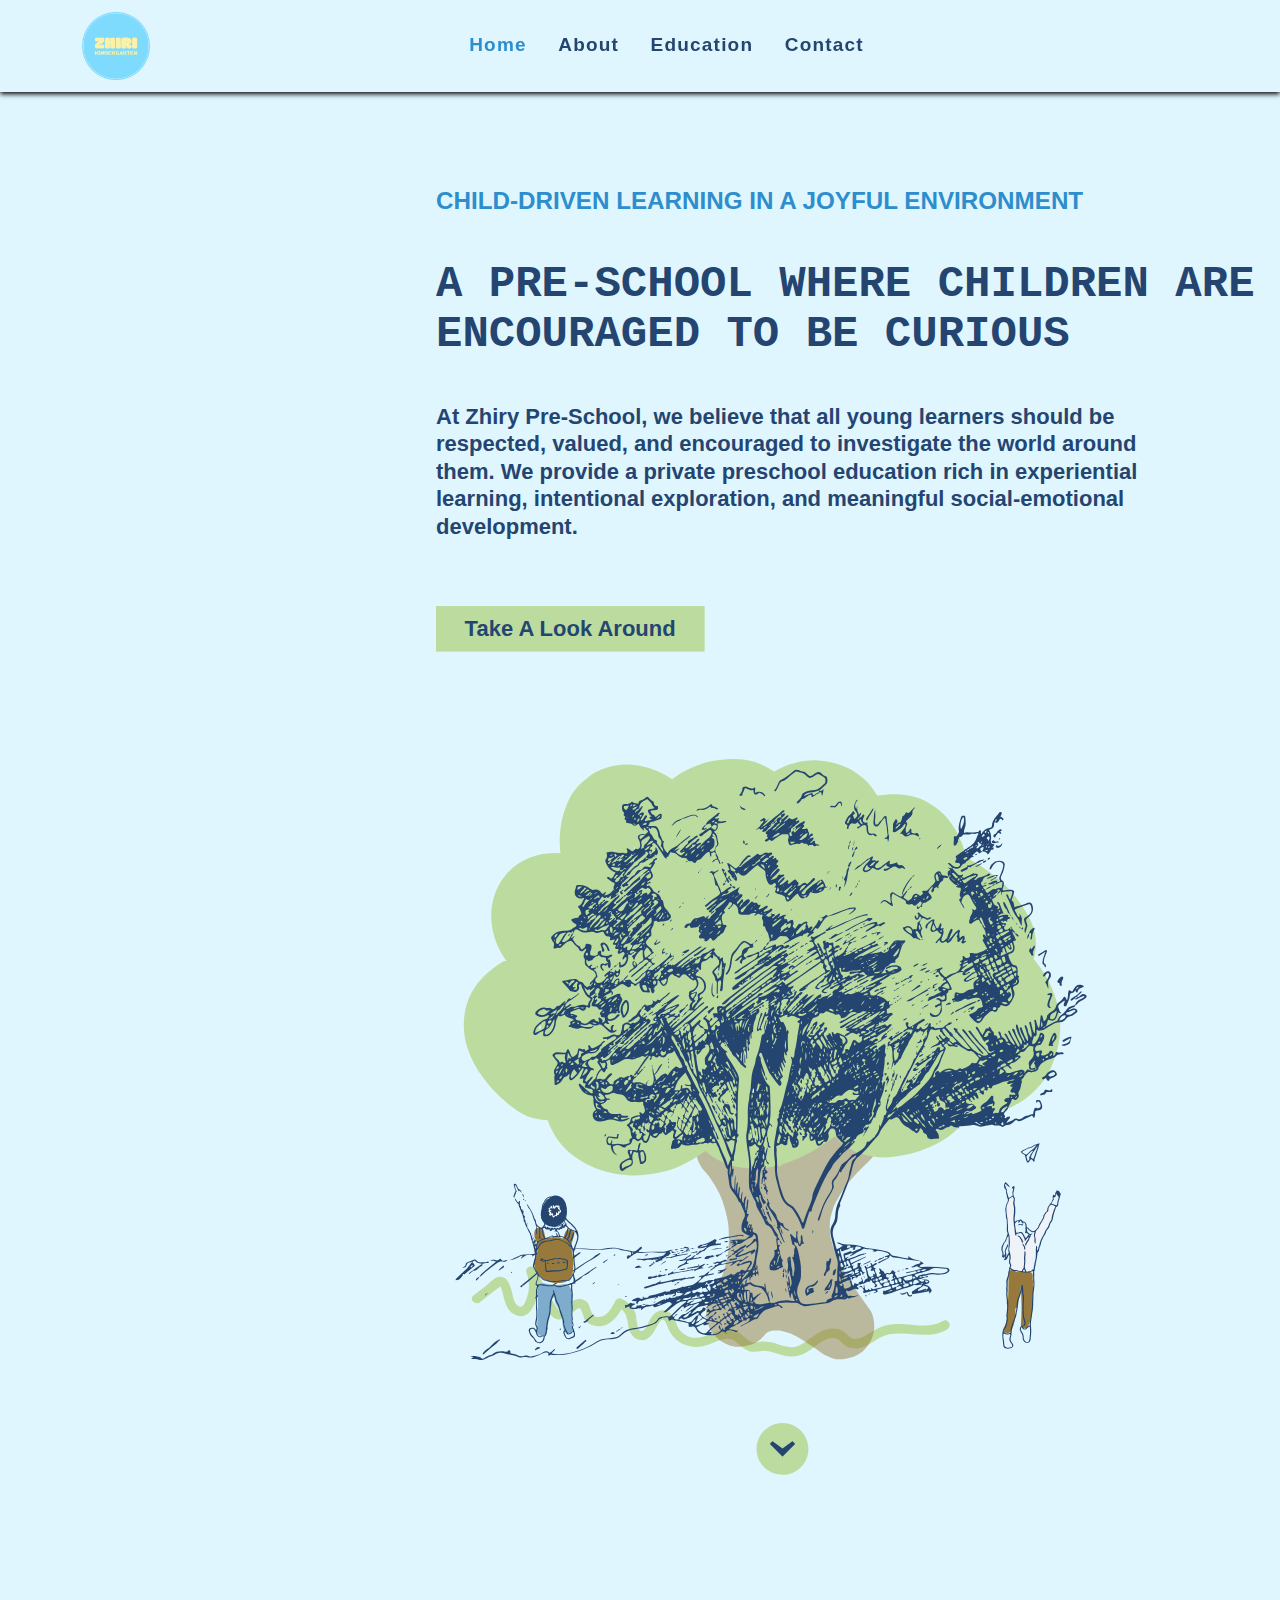
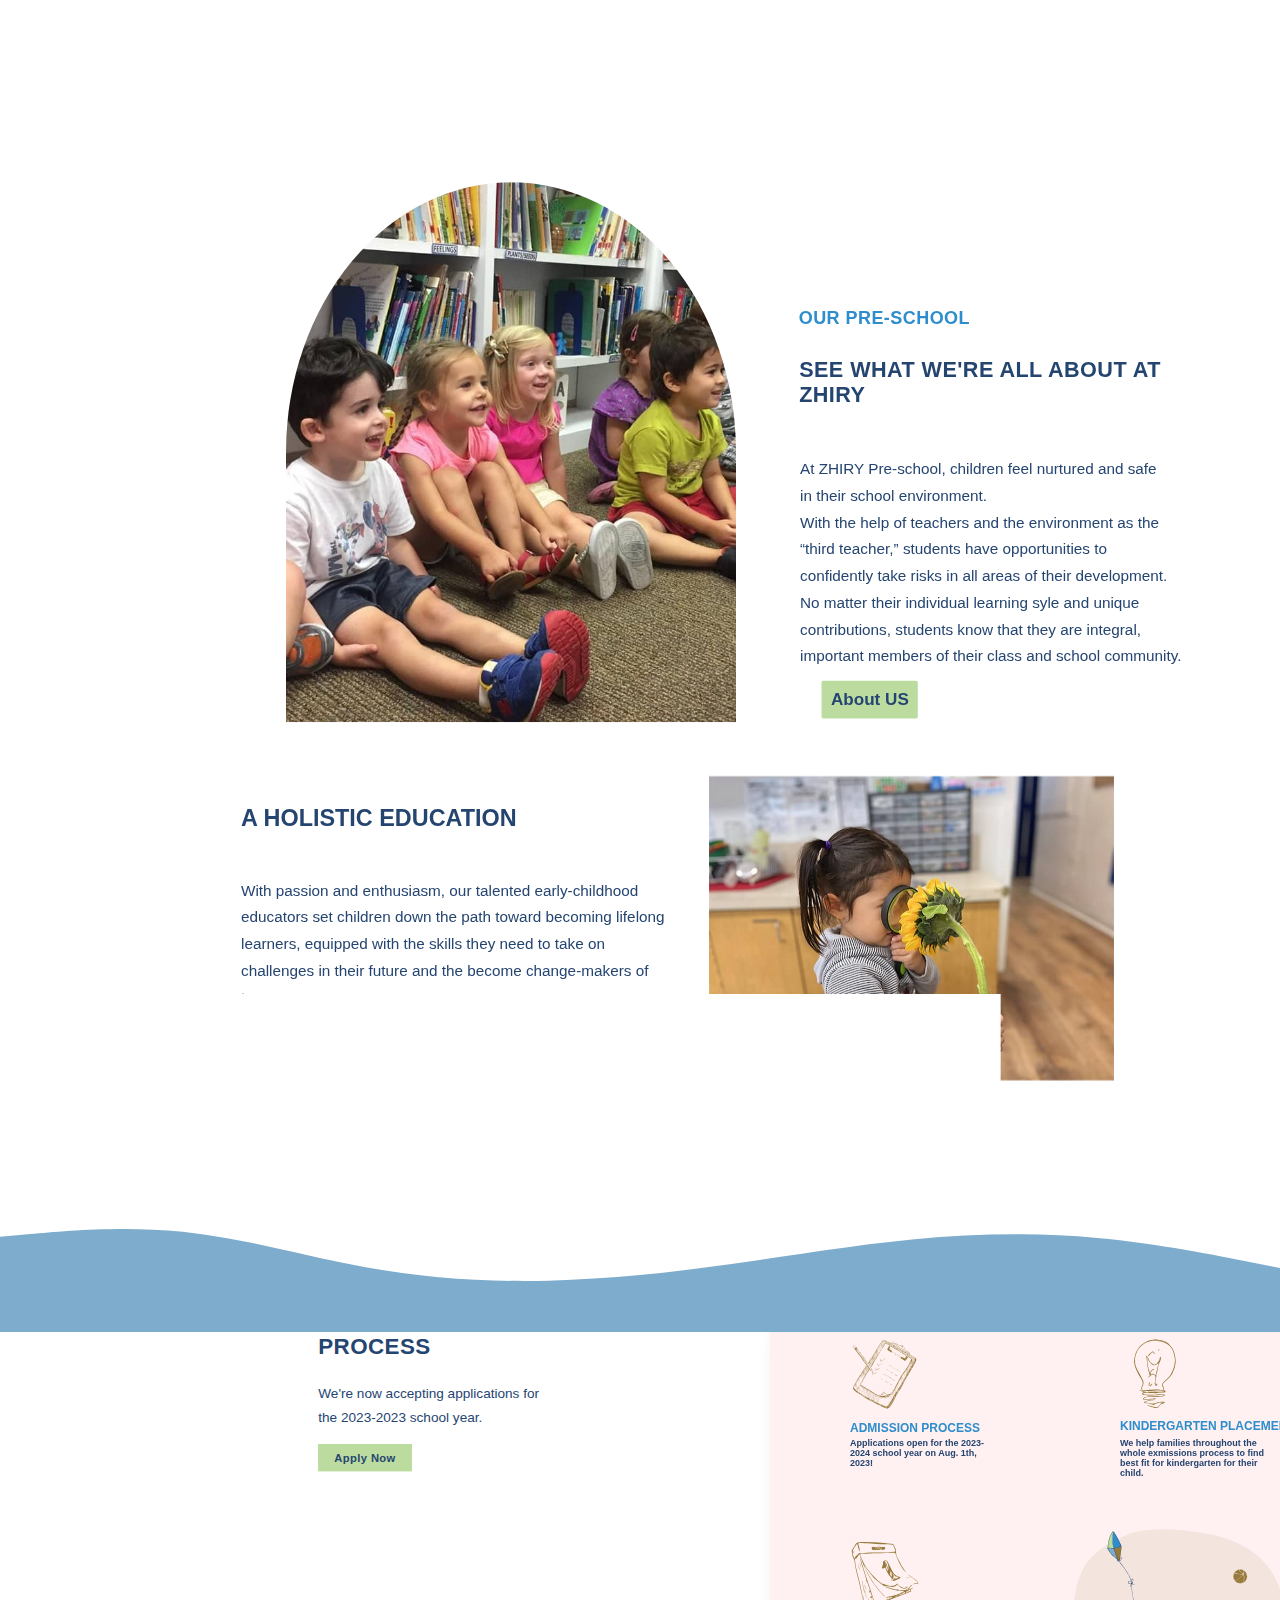
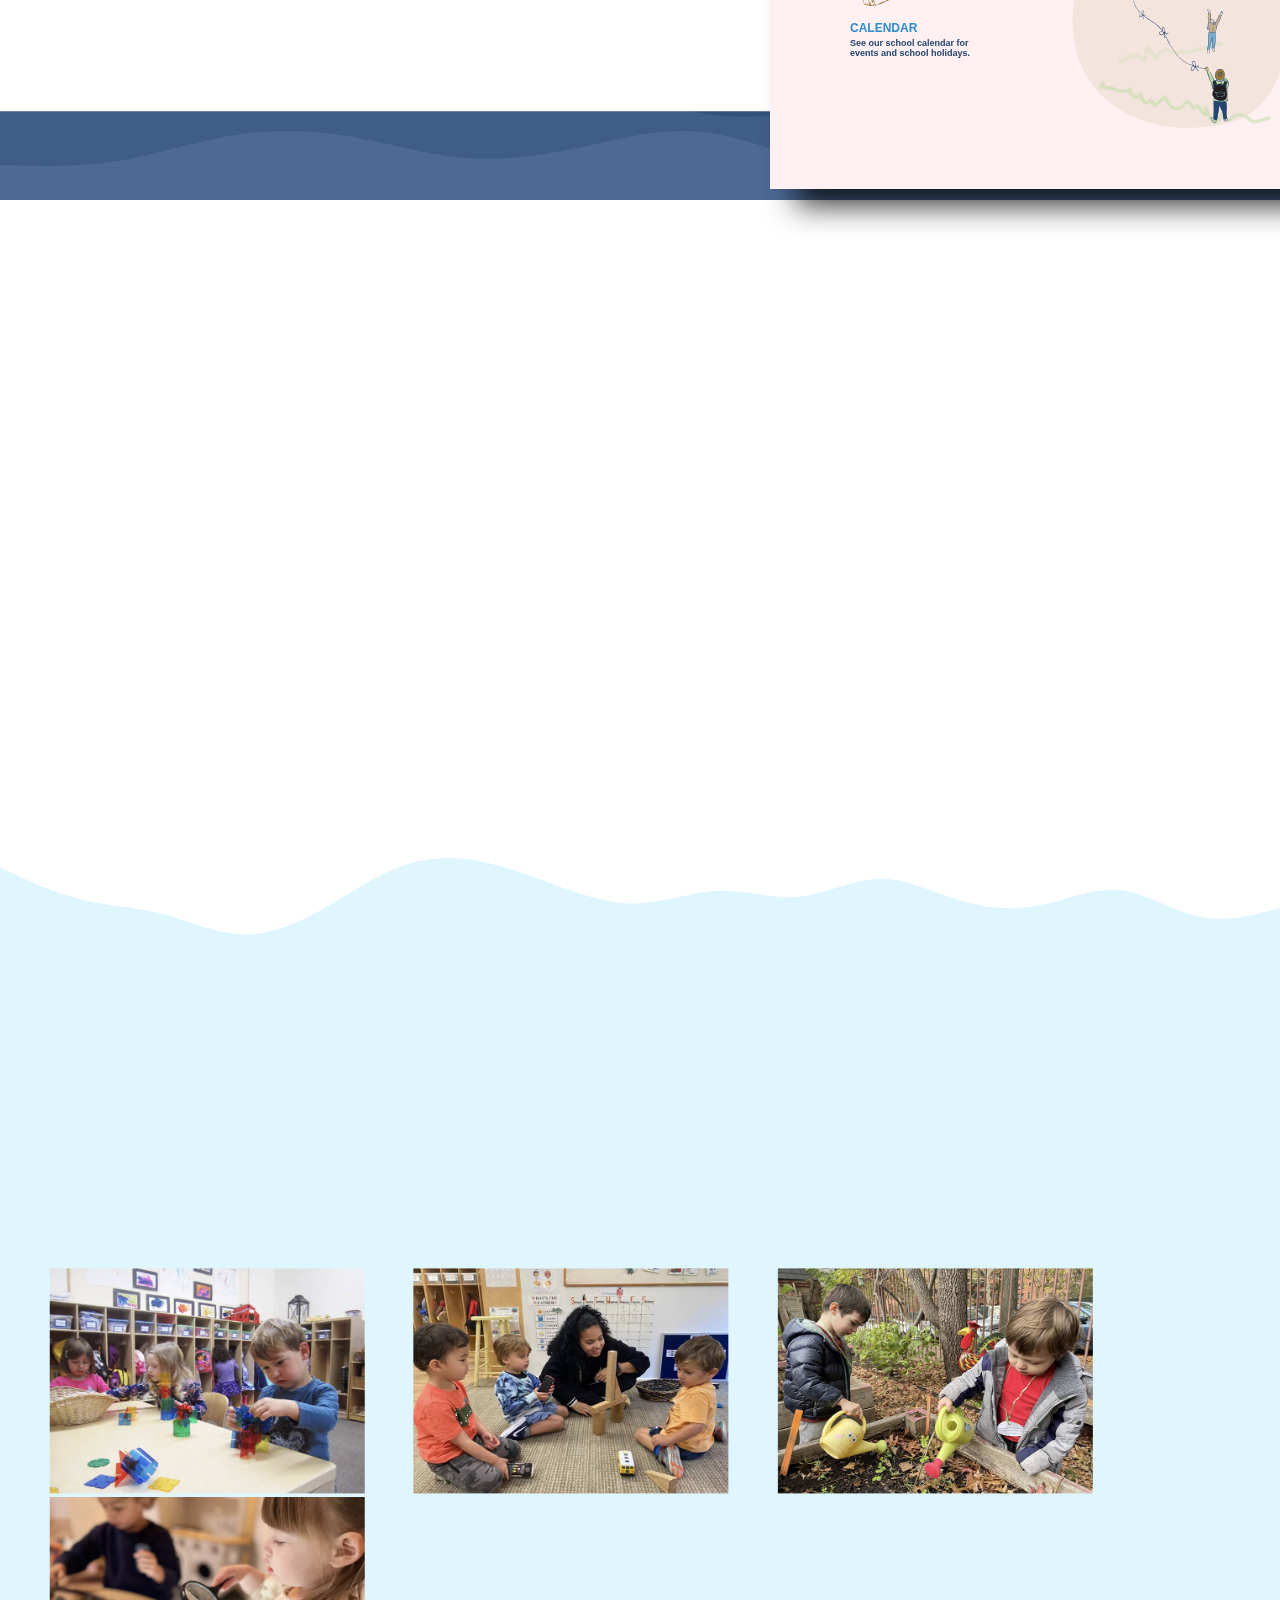
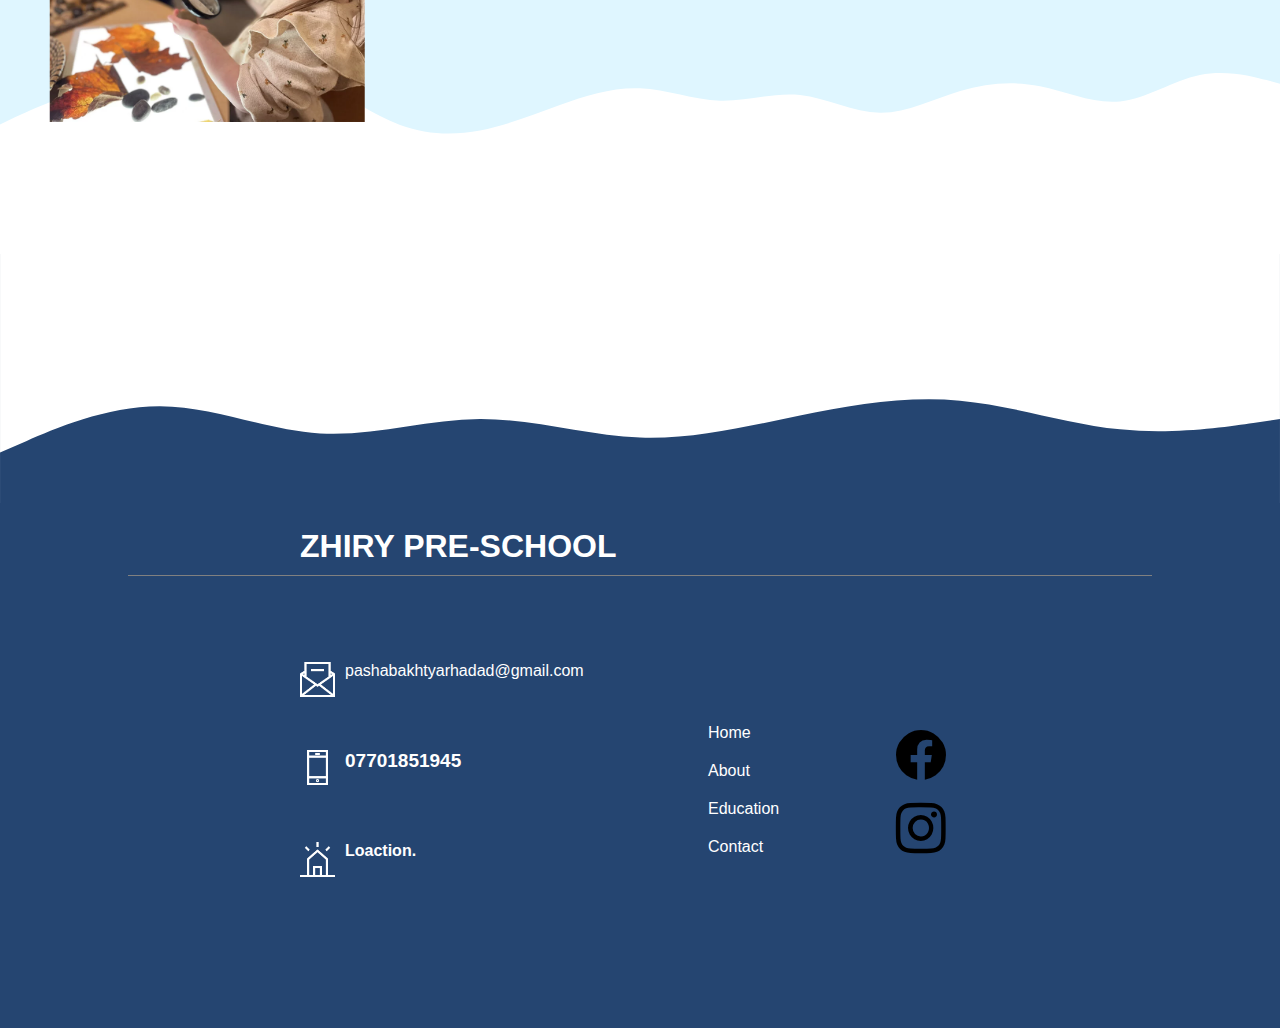
<file: Pasha/index.html>
<!DOCTYPE html>
<html lang="en">
    <!DOCTYPE html>
    <html lang="en">
      <head>
        <meta charset="UTF-8" />
        <meta http-equiv="X-UA-Compatible" content="IE=edge" />
        <meta name="viewport" content="width=device-width, initial-scale=1.0" />
        <title>Zhiry Pre-School</title>
        <link rel="stylesheet" type="text/css" href="style.css" />
        <link rel="stylesheet" href="https://cdn.jsdelivr.net/npm/bootstrap-icons@1.10.5/font/bootstrap-icons.css">

      </head>
<body>
    <nav>
      <div>
        <a href="index.html"><img src="image/logo.webp" class="logoo" /></a>
        </div>
        <a href="index.html" class="active">Home</a>
        <a href="About.html">About</a>
        <a href="Education.html">Education</a>
        <a href="Contact.html">Contact</a>
      </div>
        </a>
    </nav>
    <section class="first-section">
<div id="bg1">
<img src="image/tree pic.svg" class="Tree-image">
<br><br><br><br><br><br><br><br><br><br><br><br><br><br><br><br><br><br>
<div class="animation">
<div class="wrapper">
<p id="first1">CHILD-DRIVEN LEARNING IN A JOYFUL ENVIRONMENT</p>
<p id="second2">
  A PRE-SCHOOL WHERE CHILDREN ARE<br />
  ENCOURAGED TO BE CURIOUS
</p>
<p id="third3">
  At Zhiry Pre-School, we believe that all young learners should be<br />
  respected, valued, and encouraged to investigate the world around<br />
  them. We provide a private preschool education rich in experiential<br />
  learning, intentional exploration, and meaningful social-emotional<br />
  development.
</p>
</div>
<div class="wrapper">
  <a href="gallery.html" class="qqq" >Take A Look Around</a>
</div>

<div>
  <a href="#section"><img src="image/down arrow.svg" class="arrow-down" /></a>
</div>
</div>
</div>
</section>
<section id="section" class="wrapper">
  <div class="image1" id="fhg">
    <img src="image/image 1.jpg" />

    <p class="op"> 
      OUR PRE-SCHOOL
    </p>
            <p class="gh">
      SEE WHAT WE'RE ALL ABOUT AT<br>
       ZHIRY
    </p>
    <p class="wd">
At ZHIRY Pre-school, children feel nurtured and safe<br>
in their school environment.
<br>
With the help of teachers and the environment as the<br>
“third teacher,” students have opportunities to<br>
confidently take risks in all areas of their development.
<br>
No matter their individual learning syle and unique<br>
contributions, students know that they are integral,<br>
important members of their class and school community.<br>
    </p>
    <a href="About.html" class="ba"><span>About US</span></a>
  </div>
  </div>
</div>
  <div id="ik">
   <img src="image/image 2.jpg" class="ik" id="ik">
   <p class="tt">A HOLISTIC EDUCATION</p>
   <p class="lll">With passion and enthusiasm, our talented early-childhood<br>
     educators set children down the path toward becoming lifelong<br>
      learners, equipped with the skills they need to take on<br>
      challenges in their future and the become change-makers of<br>
       tomorrow.</p>
  </div>
</section>
</section>
<section>
<div>
  <div>
  <img src="image/wave-haikei (1).svg" class="wave">
  <img src="image/layered-waves-haikei.svg" class="wave-picture">
  
  <div class="bg-white-left">

  <p class="np"></p>
  <p class="idk">ADMISSIONS</p>
  <p class="erf">LEARN MORE ABOUT<br>
     OUR ADMISSIONS<br>
     PROCESS</p>
     <p class="et">We're now accepting applications for<br>
       the 2023-2023 school year.</p>
       <a href="Contact.html" class="eed">Apply Now</a>

      </div>

       <section class="iio">
        <img src="image/icons-admissions.svg" class="gghh">
        <p class="aaqq">Admission Process</p>
        <p class="wp">Applications open for the 2023-<br>
          2024 school year on Aug. 1th,<br>
           2023!</p>
        <img src="image/calendar-svg.svg" class="pol">
        <p class="hur">Calendar</p>
        <p class="gtx">See our school calendar for<br>
           events and school holidays.</p>
          <img src="image/light-icon.svg" class="qpo">
          <p class="cvb">Kindergarten Placement</p>
          <p class="jkl">We help families throughout the<br>
             whole exmissions process to find<br>
              best fit for kindergarten for their<br>
               child.</p>
               <img src="image/image kite.svg" class="image-kite">
              </section>
              </div>
</div>
<section>
  <div class="background">
    <img src="image/wave-haikei (7).svg" class="top-wave">
  </div>
  <div id="gallery-images">
    <img class="gallery-1" src="image/gallery-1.jpg">
    <img class="gallery-2" src="image/gallery-2.jpg">
    <img class="gallery-3" src="image/gallery3.jpg">
    <img class="gallery-1" src="image/gallery-4.webp">
  </div>
  <div>
  <img src="image/wave-haikei (8).svg" class="bottom-wave">
</div>
</section>
<footer style="margin-top: 00px;">


  <div>
    <img src="image/wave-haikei (6).svg" class="footer-wave">
  </div>

  <h1 class="footer-top-text">ZHIRY PRE-SCHOOL</h1>
  <p class="border-bottom"></p>

  <div class="div1-content">
  <div class="footer-sections">

<div>
<img src="image/email.webp" class="footer-icons">
<p ><a href="mailto:pashabakhtyarhadad@gmail.com" class="email-link">pashabakhtyarhadad@gmail.com</a></p>
</div>

<div class="div2-content">
<img src="image/call.png" class="footer-icons">
<p class="call-link">07701851945</p>
</div>
<img src="image/location.webp" class="footer-icons">
<p class="location-link">Loaction.</p>
<div>

</div>
</div>

      <div class="kuk">
        <div class="footer-sections">
          <a  href="#">Home</a>
      <a  href="About.html">About</a>
      <a  href="Education.html">Education</a>
      <a  href="Contact.html">Contact</a>
    </div> 
  </div>
  </div>
  <div class="div3-content">
  <a href="#"><i class="bi bi-facebook" style="font-size: 50px;color: black;
  margin-left: 70%;display: block; margin-top: -220px; margin-bottom: 15px;"></i></a>
  <a href="#"><i class="bi bi-instagram" style="font-size: 50px;color: black;
    margin-left: 70%;display: block;"></i></a>

</div>


</footer>
</body>
</html>
</file>
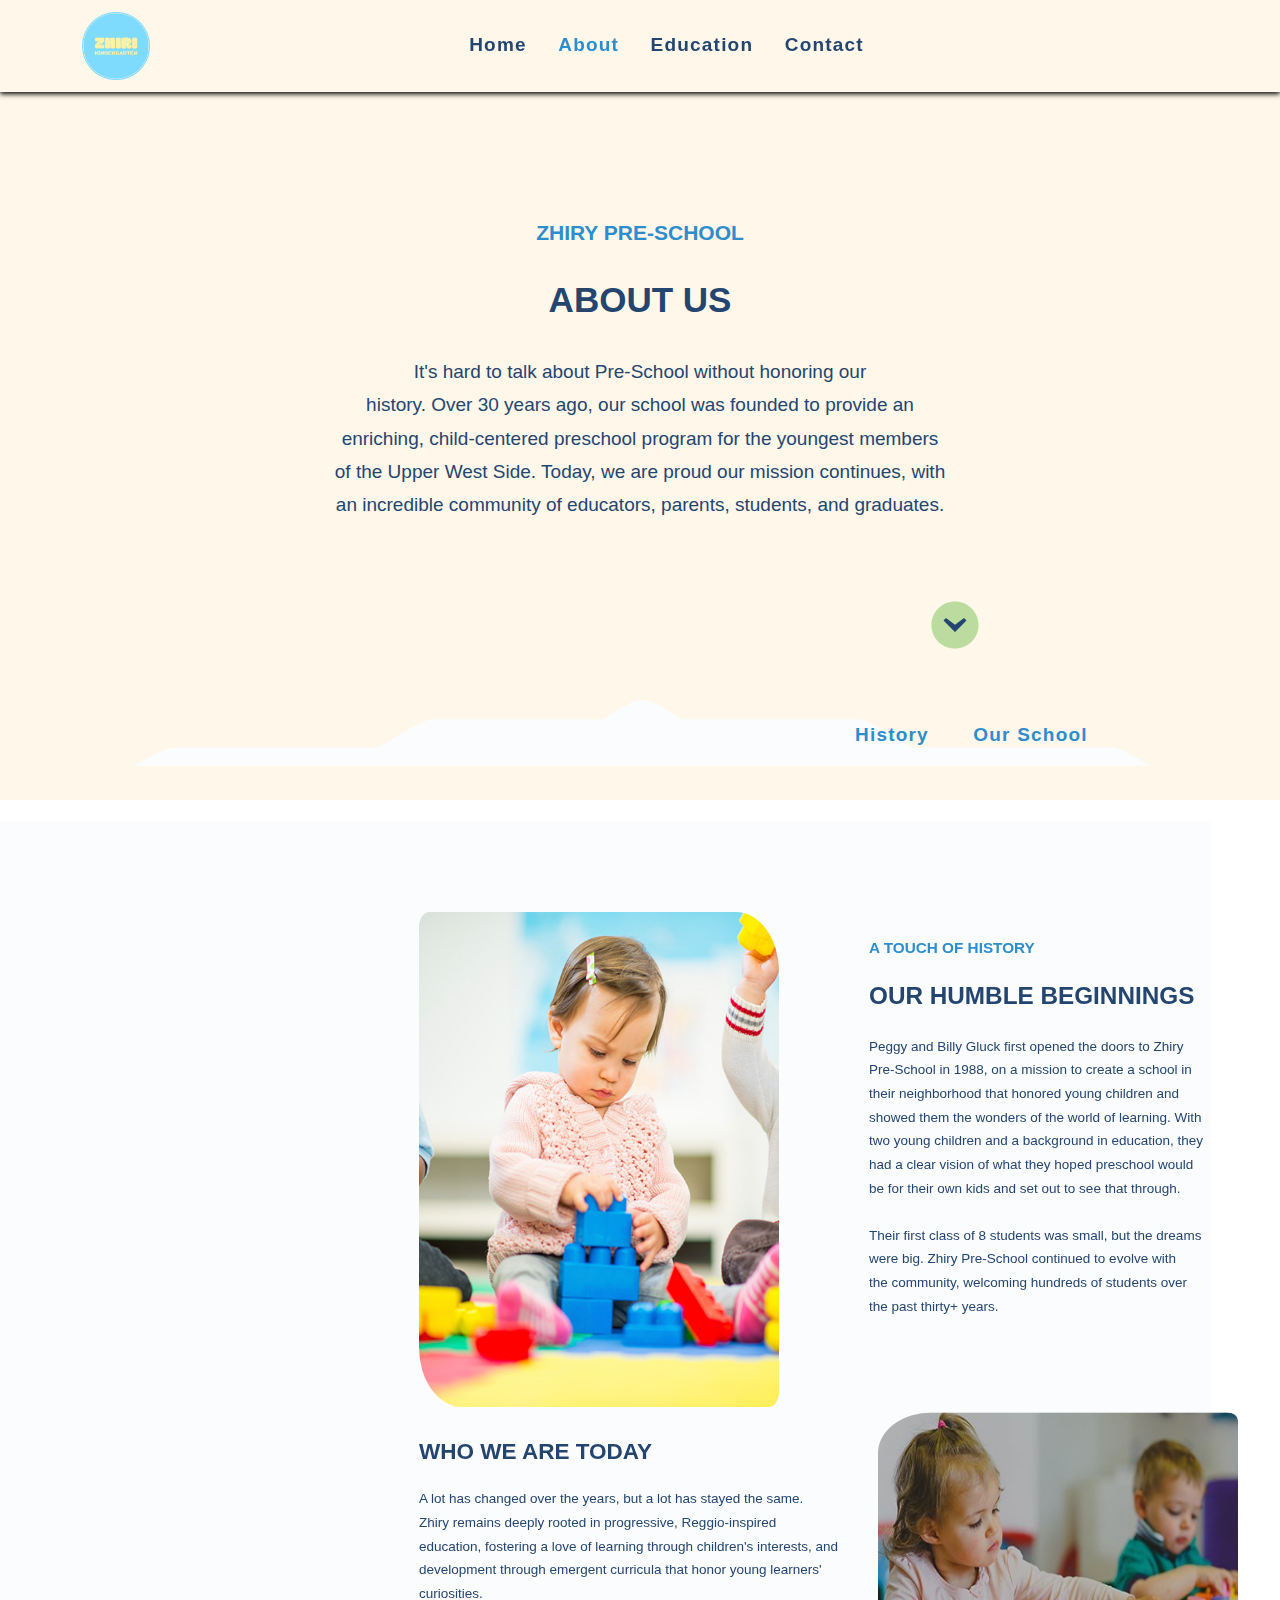
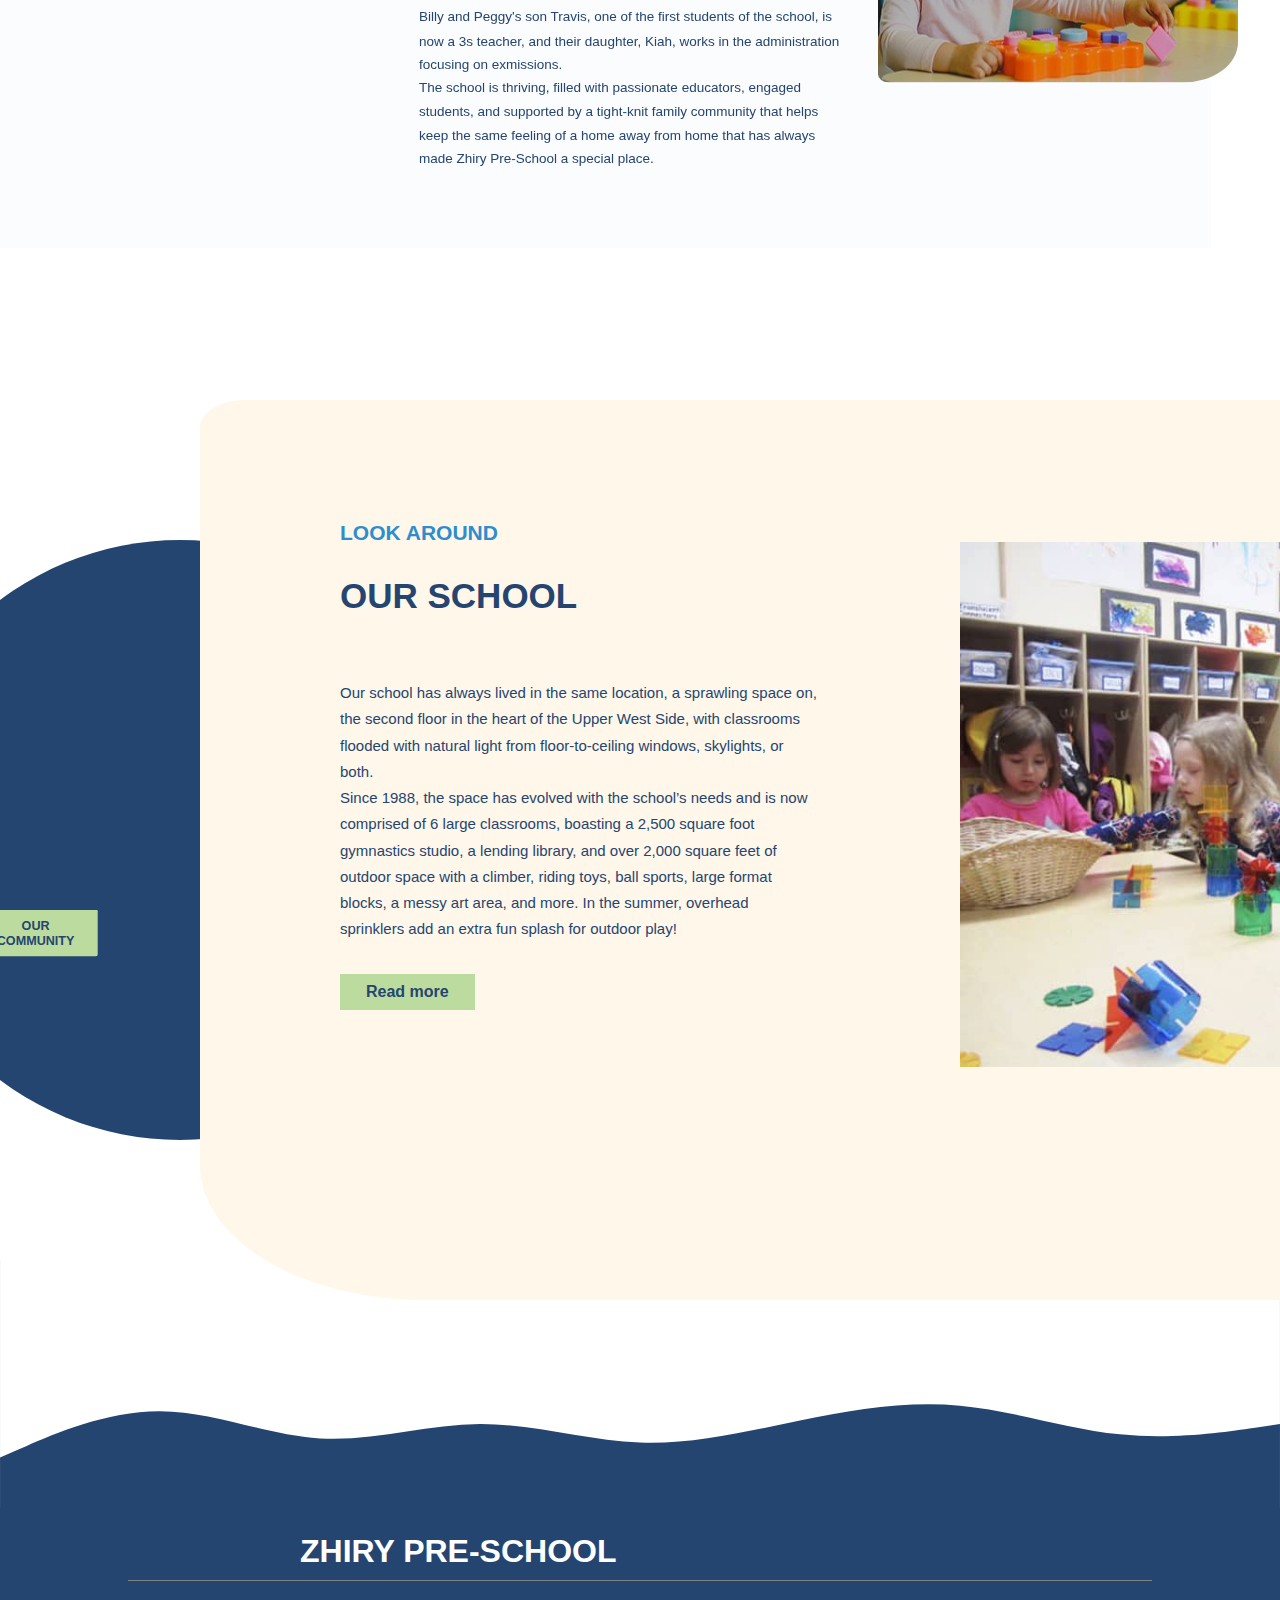
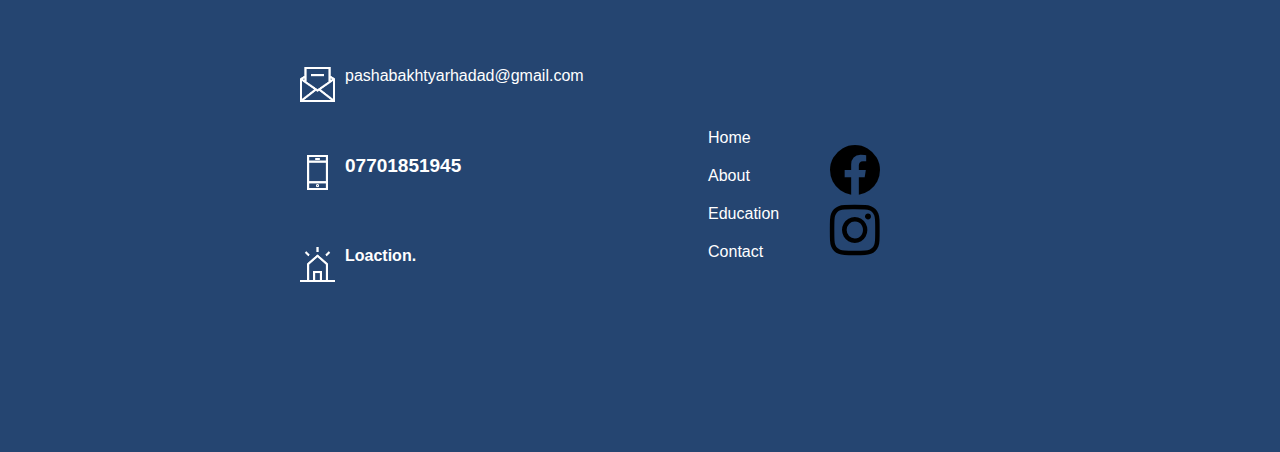
<file: Pasha/About.html>
<!DOCTYPE html>
<html lang="en">
    <!DOCTYPE html>
    <html lang="en">
      <head>
        <meta charset="UTF-8" />
        <meta http-equiv="X-UA-Compatible" content="IE=edge" />
        <meta name="viewport" content="width=device-width, initial-scale=1.0" />
        <title>Zhiry Pre-School</title>
        <link rel="stylesheet" type="text/css" href="style.css" />
        <link rel="stylesheet" href="https://cdn.jsdelivr.net/npm/bootstrap-icons@1.10.5/font/bootstrap-icons.css">
      </head>
<body>
    <nav class="Top-Nav">
        <div>
          <a href="index.html"><img src="image/logo.webp" class="logoo" /></a>
          </div>
        <a href="index.html" >Home</a>
          <a href="About.html" class="active">About</a>
          <a href="Education.html" >Education</a>
          <a href="Contact.html" >Contact</a>
      </nav>
      <div class="trt"></div>
      <div class="about-text">
        <p class="bb">ZHIRY PRE-SCHOOL</p>
        <p class="rlly">ABOUT US</p>
        <p class="PI">It's hard to talk about  Pre-School without honoring our<br>
           history. Over 30 years ago, our school was founded to provide an<br>
            enriching, child-centered preschool program for the youngest members<br>
             of the Upper West Side. Today, we are proud our mission continues, with<br>
              an incredible community of educators, parents, students, and graduates.</p>
            </div>
              <a href="#section"><img src="image/down arrow.svg" class="Down2" /></a>
              <img src="image/bottom-about.svg" class="wfc">
              <div class="e1e">
              <a href="#section"><p>History</p></a>
              <a href="#section2"><p>Our School</p></a>

            </div>
      <section id="section">

<section class="bg-about">

        <div>
        <img src="image/nursery-image-1.jpg" class="tvt">
        <div class="all-dvd">
        <p class="dvd1">A TOUCH OF HISTORY</p>
        <p class="dvd2">OUR HUMBLE BEGINNINGS</p>
        <p class="dvd3">Peggy and Billy Gluck first opened the doors to Zhiry<br>
           Pre-School in 1988, on a mission to create a school in<br>
            their neighborhood that honored young children and<br>
            showed them the wonders of the world of learning. With<br>
             two young children and a background in education, they<br>
              had a clear vision of what they hoped preschool would<br>
               be for their own kids and set out to see that through.<br>
                   <br>
          Their first class of 8 students was small, but the dreams<br>
           were big. Zhiry Pre-School continued to evolve with<br>
            the community, welcoming hundreds of students over<br> the past thirty+ years.</p>
          </div>
        </div>
          <div>
            <img src="image/nursery-image-2.jpg" class="tvt2">
            <div class="all-pop">
            <p class="pop1">WHO WE ARE TODAY</p>
            <p class="pop2">A lot has changed over the years, but a lot has stayed the same.<br>
               Zhiry remains deeply rooted in progressive, Reggio-inspired<br>
                education, fostering a love of learning through children's interests, and<br>
                 development through emergent curricula that honor young learners'<br>
                  curiosities.
                      <br>
              Billy and Peggy's son Travis, one of the first students of the school, is<br>
               now a 3s teacher, and their daughter, Kiah, works in the administration<br>
                focusing on exmissions.
              <br>
              The school is thriving, filled with passionate educators, engaged<br>
               students, and supported by a tight-knit family community that helps<br>
                keep the same feeling of a home away from home that has always<br>
                 made Zhiry Pre-School a special place.<br></p>
                 <a href="#" class="mn"><span>OUR COMMUNITY</span></a>
                </div>
          </div>

        </section>
      </section>
      <section id="section2">
      <div class="wloa">
      </div>
      <div class="ban">
      <p class="wee1">
        LOOK AROUND
      </p>
      <p class="wert" id="wert">
        OUR SCHOOL
      </p>
      <p class="our-school-text">
      Our school has always lived in the same location, a sprawling space on,<br>
       the second floor in the heart of the Upper West Side, with classrooms<br>
        flooded with natural light from floor-to-ceiling windows, skylights, or<br>
        both.
<br>
Since 1988, the space has evolved with the school’s needs and is now<br>
 comprised of 6 large classrooms, boasting a 2,500 square foot<br>
  gymnastics studio, a lending library, and over 2,000 square feet of<br>
   outdoor space with a climber, riding toys, ball sports, large format<br>
    blocks, a messy art area, and more. In the summer, overhead<br>
     sprinklers add an extra fun splash for outdoor play!<br>
     <span id="dots"></span><span id="more">The school’s lending library has nearly 3,000 books! Zhiry Pre-<br>
      School also sponsors a Little Free Library (take a book, leave a book)<br>
       just outside our main entrance on Zhiry Ave for all community<br>
        members of the UWS.
<br>
      Our school is housed on the second floor, with three different<br>
       entrances/exits, an elevator, and stroller storage for those families<br>
        who are coming from afar.</span>
        <p onclick="myFunction()" id="myBtn">Read more</p>
    </p>
      <div class="slideshow-container">

        <div class="mySlides fade">
          <img src="image/gallery-1.jpg" style="width:100%">
        </div>
        
        <div class="mySlides fade">
          <img src="image/gallery-2.jpg" style="width:100%">
        </div>
        
        <div class="mySlides fade">
          <img src="image/gallery3.jpg" style="width:100%">
        </div>
        
        </div>
        <br>
        
        <div style="text-align:center">
          <span class="dot"></span> 
          <span class="dot"></span> 
          <span class="dot"></span> 
        </div>
      </div>
      </section>
<br><br><br><br><br><br><br><br><br><br><br><br><br><br><br><br><br><br><br><br><br><br><br><br><br><br><br><br><br><br><br><br><br><br><br><br>
<br><br><br><br><br><br><br><br><br><br><br><br><br><br><br><br><br>
      <footer id="footer2">

        <div>
          <img src="image/wave-haikei (6).svg" class="footer-wave">
        </div>
      
        <h1 class="footer-top-text">ZHIRY PRE-SCHOOL</h1>
        <p class="border-bottom"></p>
      
        <div class="div1-content">
        <div class="footer-sections">
      
      <div>
      <img src="image/email.webp" class="footer-icons">
      <p ><a href="mailto:pashabakhtyarhadad@gmail.com" class="email-link">pashabakhtyarhadad@gmail.com</a></p>
      </div>
      
      <div class="div2-content">
      <img src="image/call.png" class="footer-icons">
      <p class="call-link">07701851945</p>
      </div>
      <img src="image/location.webp" class="footer-icons">
      <p class="location-link">Loaction.</p>
      <div>
      
      </div>
      </div>
      
            <div class="kuk">
              <div class="footer-sections">
                <a  href="index.html">Home</a>
            <a  href="#">About</a>
            <a  href="Education.html">Education</a>
            <a  href="Contact.html">Contact</a>
          </div> 
        </div>
        </div>
        <div class="div3-content">
          <a href="#"><i class="bi bi-facebook" style="font-size: 50px;color: black;
          float: right; margin-right: 400px; margin-top: -210px;"></i></a>
          <a href="#"><i class="bi bi-instagram" style="font-size: 50px;color: black;
          float: right; margin-right: 400px; margin-top: -150px;"></i></a>
        
        </div>

      </footer>

        <script>
        let slideIndex = 0;
        showSlides();
        
        function showSlides() {
          let i;
          let slides = document.getElementsByClassName("mySlides");
          let dots = document.getElementsByClassName("dot");
          for (i = 0; i < slides.length; i++) {
            slides[i].style.display = "none";  
          }
          slideIndex++;
          if (slideIndex > slides.length) {slideIndex = 1}    
          for (i = 0; i < dots.length; i++) {
            dots[i].className = dots[i].className.replace(" active", "");
          }
          slides[slideIndex-1].style.display = "block";  
          dots[slideIndex-1].className += " active";
          setTimeout(showSlides, 2500); // Change image every 2 seconds
        }

function myFunction() {
  var dots = document.getElementById("dots");
  var moreText = document.getElementById("more");
  var btnText = document.getElementById("myBtn");

  if (dots.style.display === "none") {
    dots.style.display = "inline";
    btnText.innerHTML = "Read more"; 
    moreText.style.display = "none";
  } else {
    dots.style.display = "none";
    btnText.innerHTML = "Read less"; 
    moreText.style.display = "inline";
  }
}

        </script>
</body>
</html>
</file>
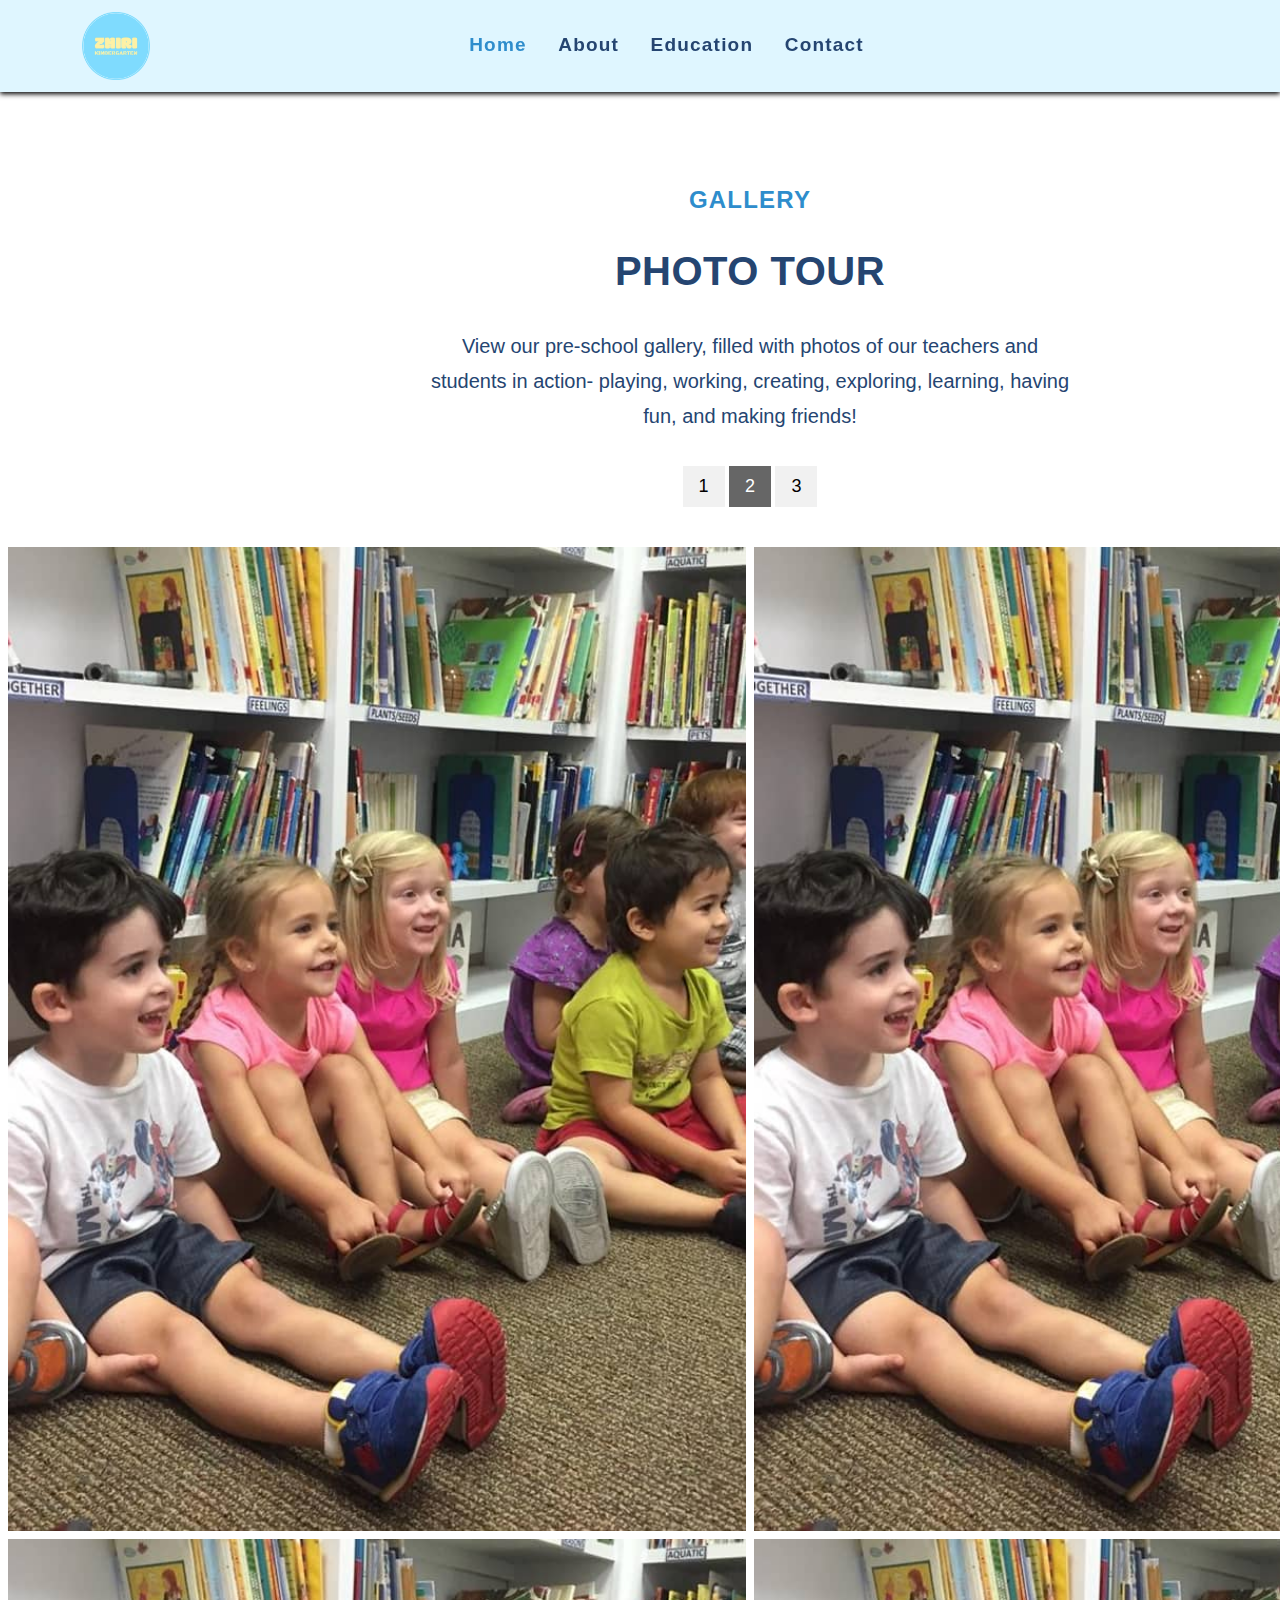
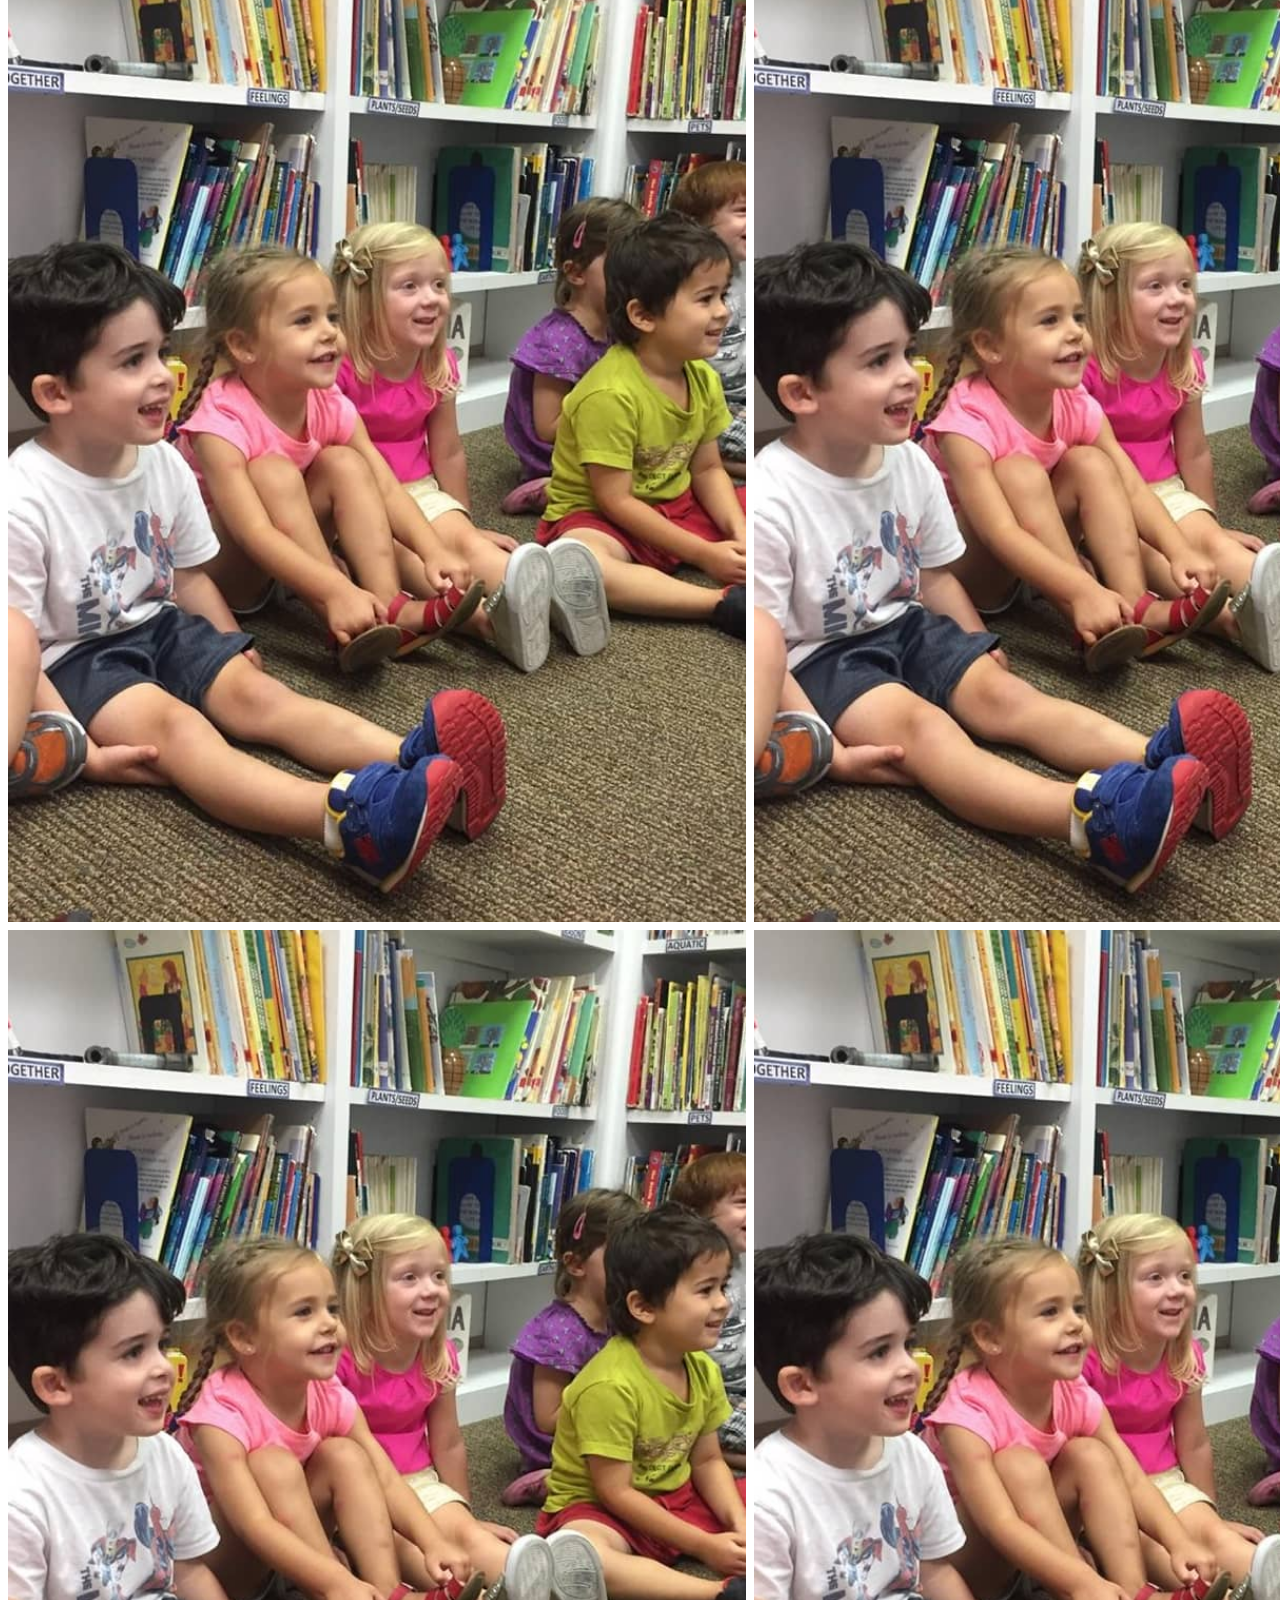
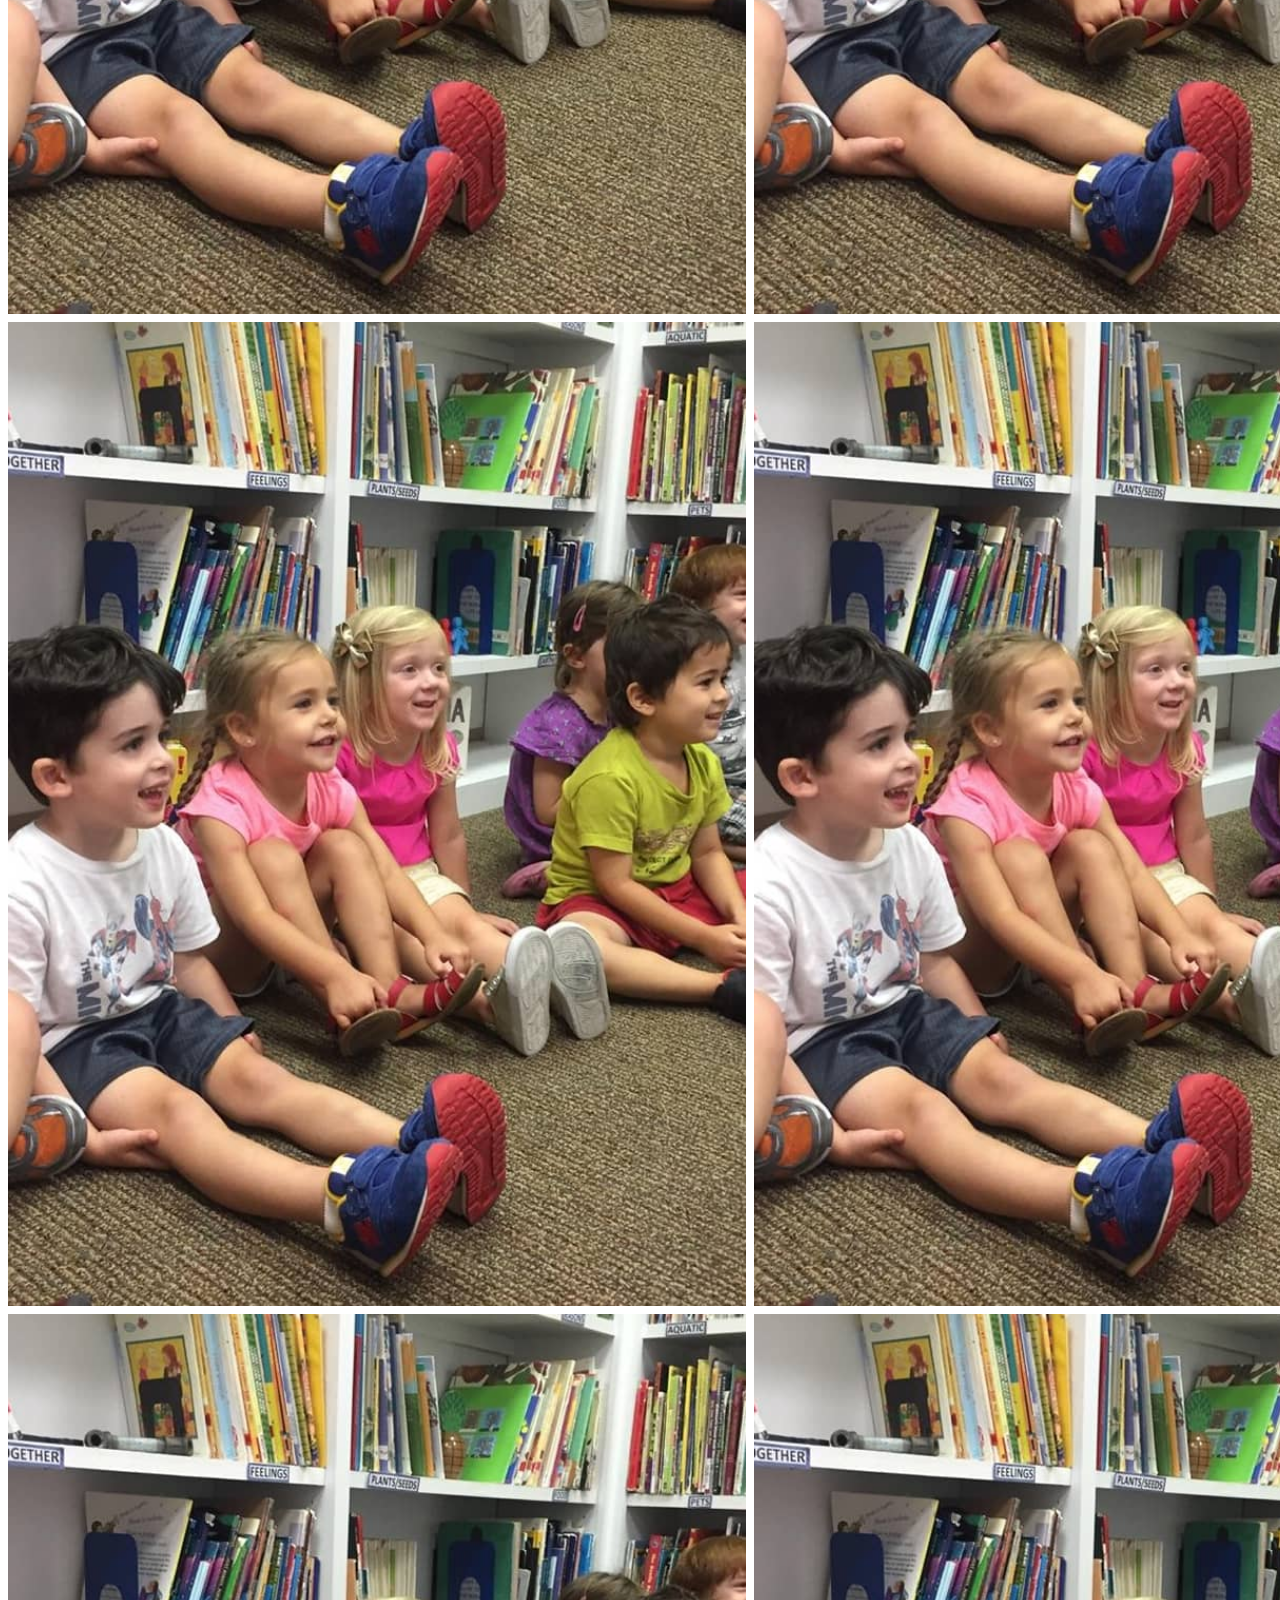
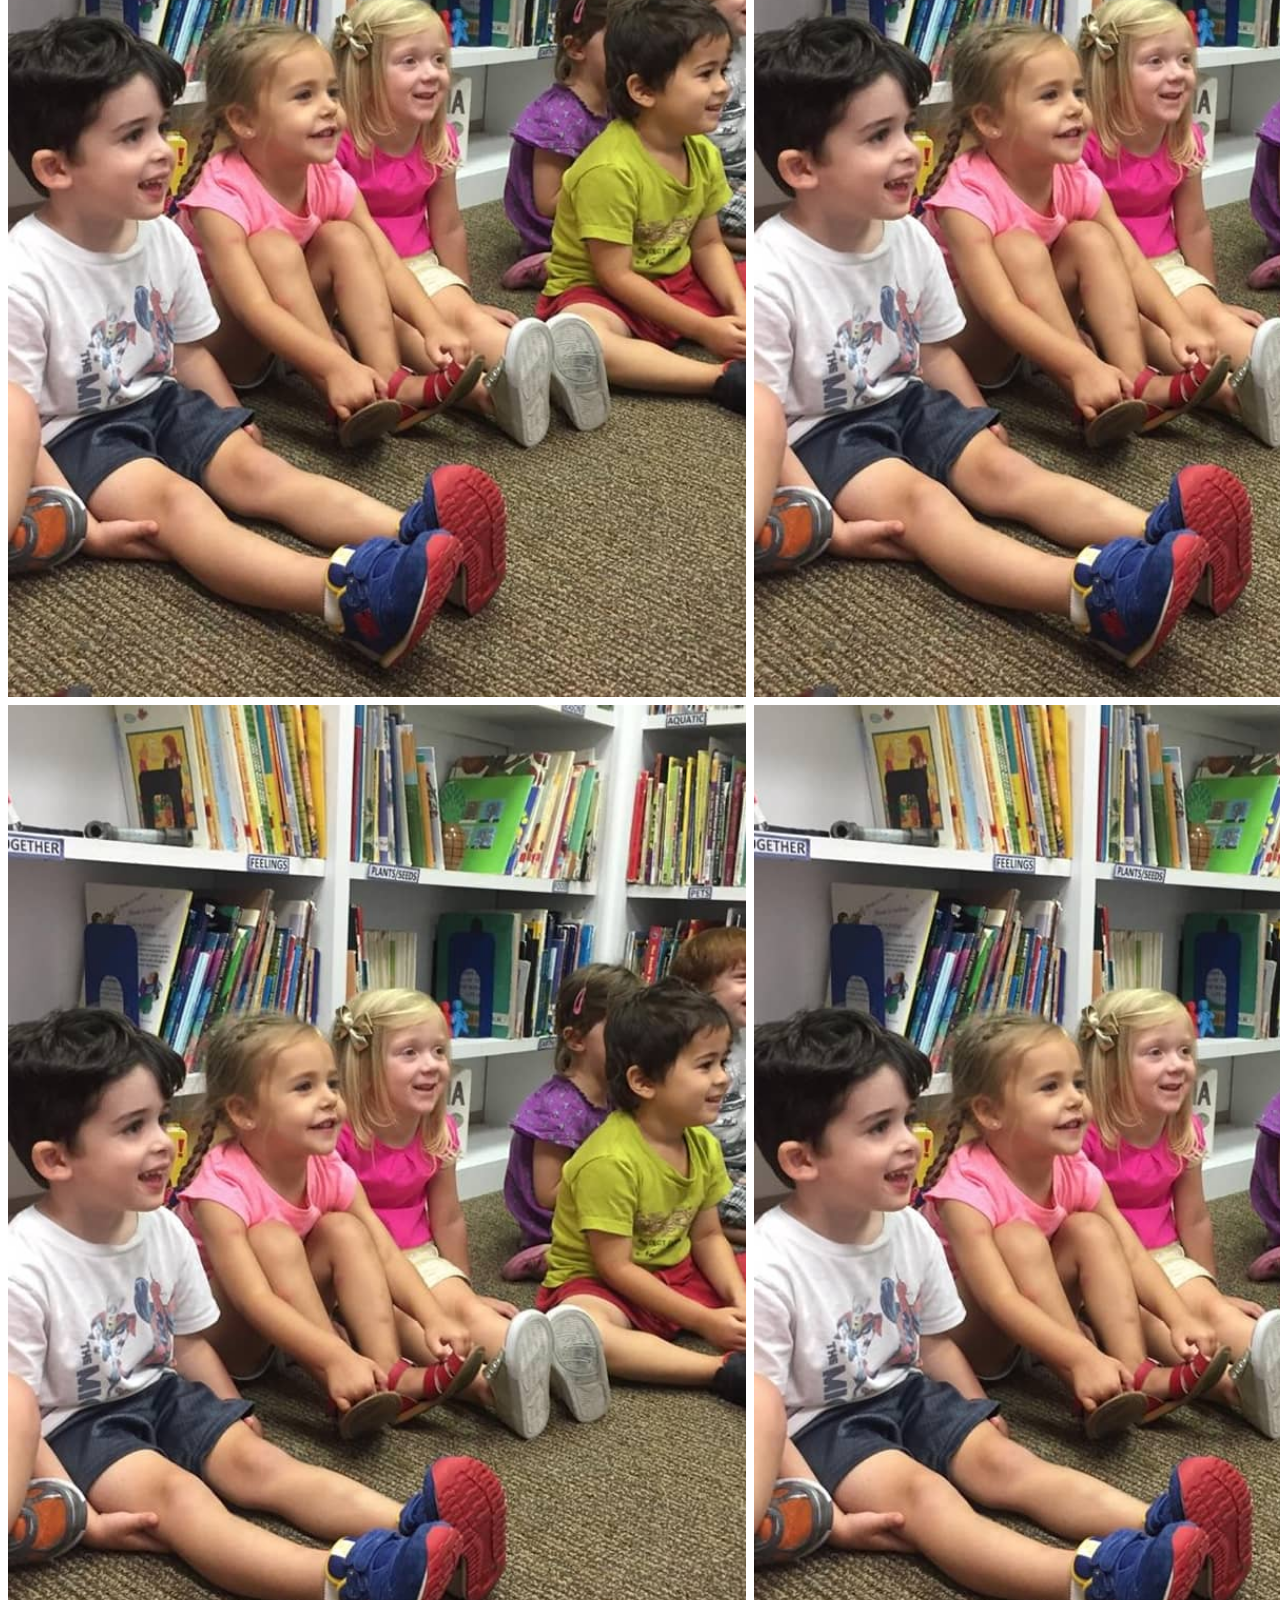
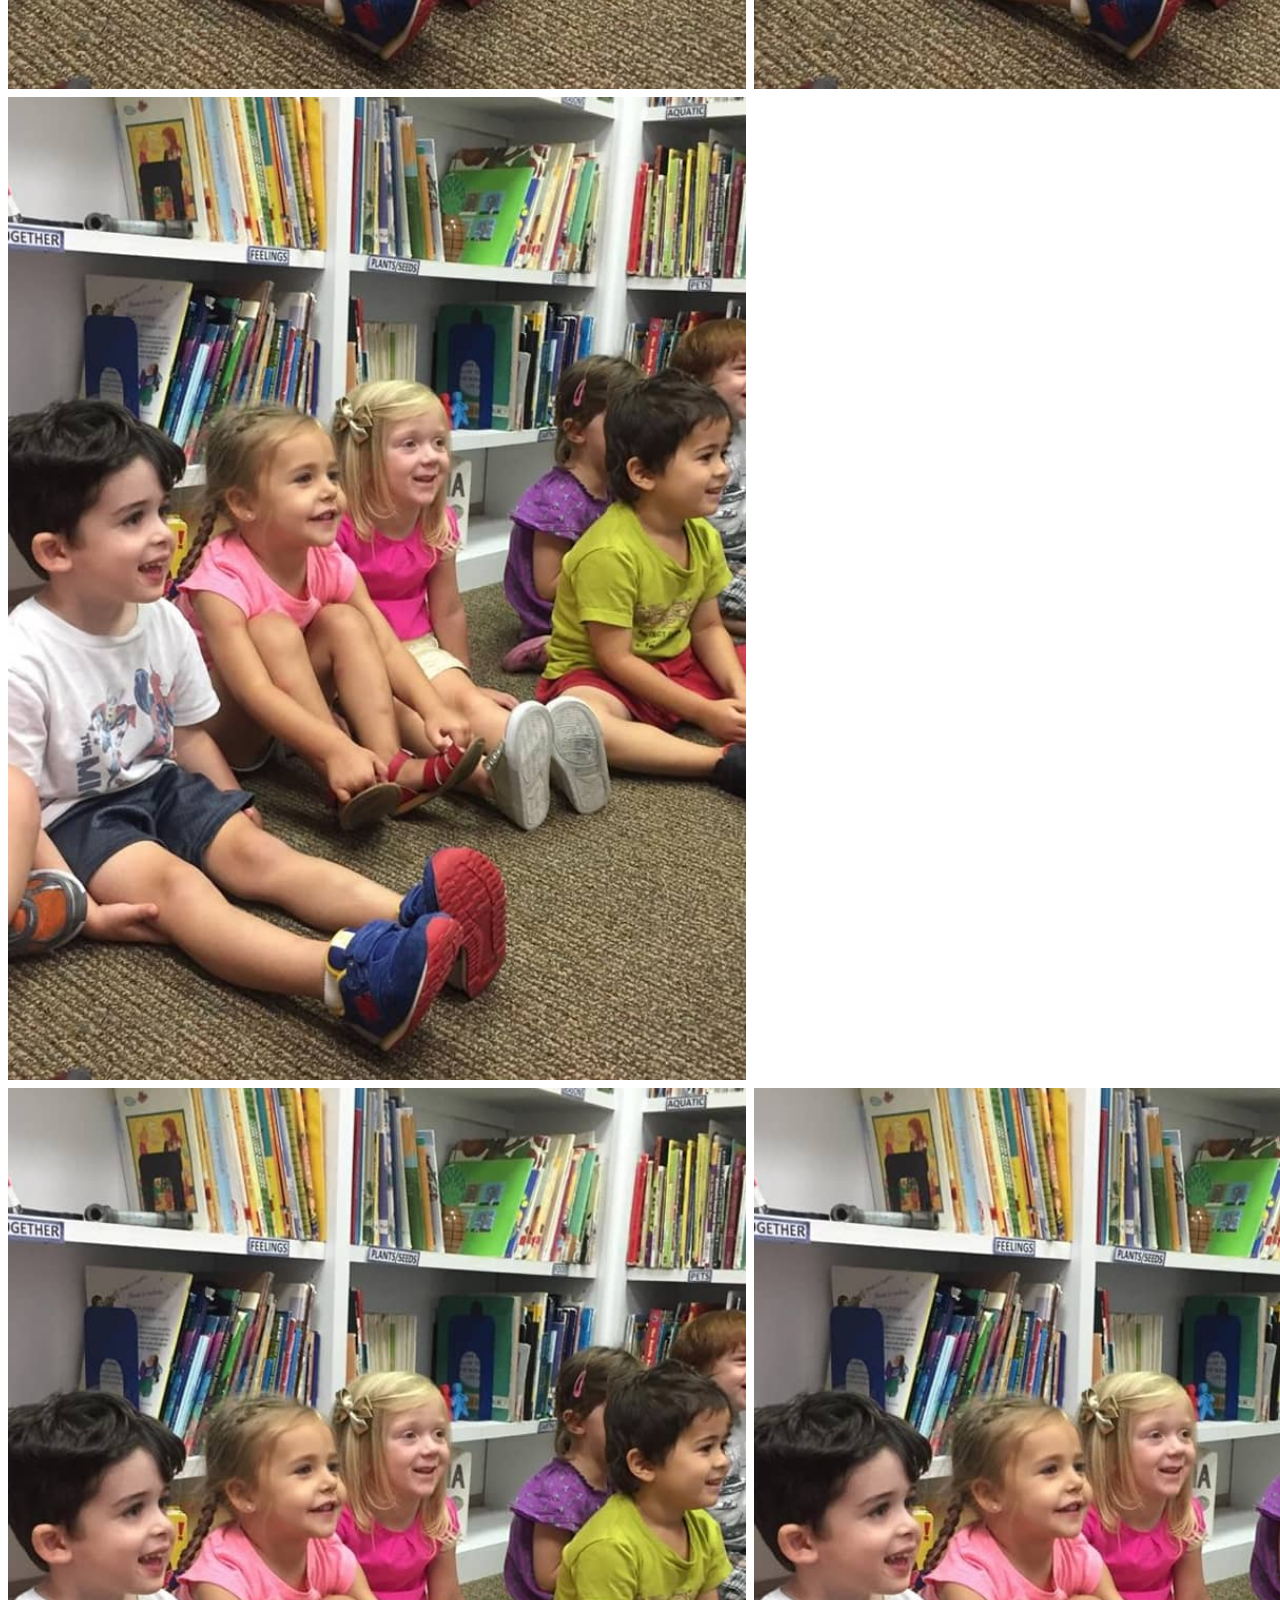
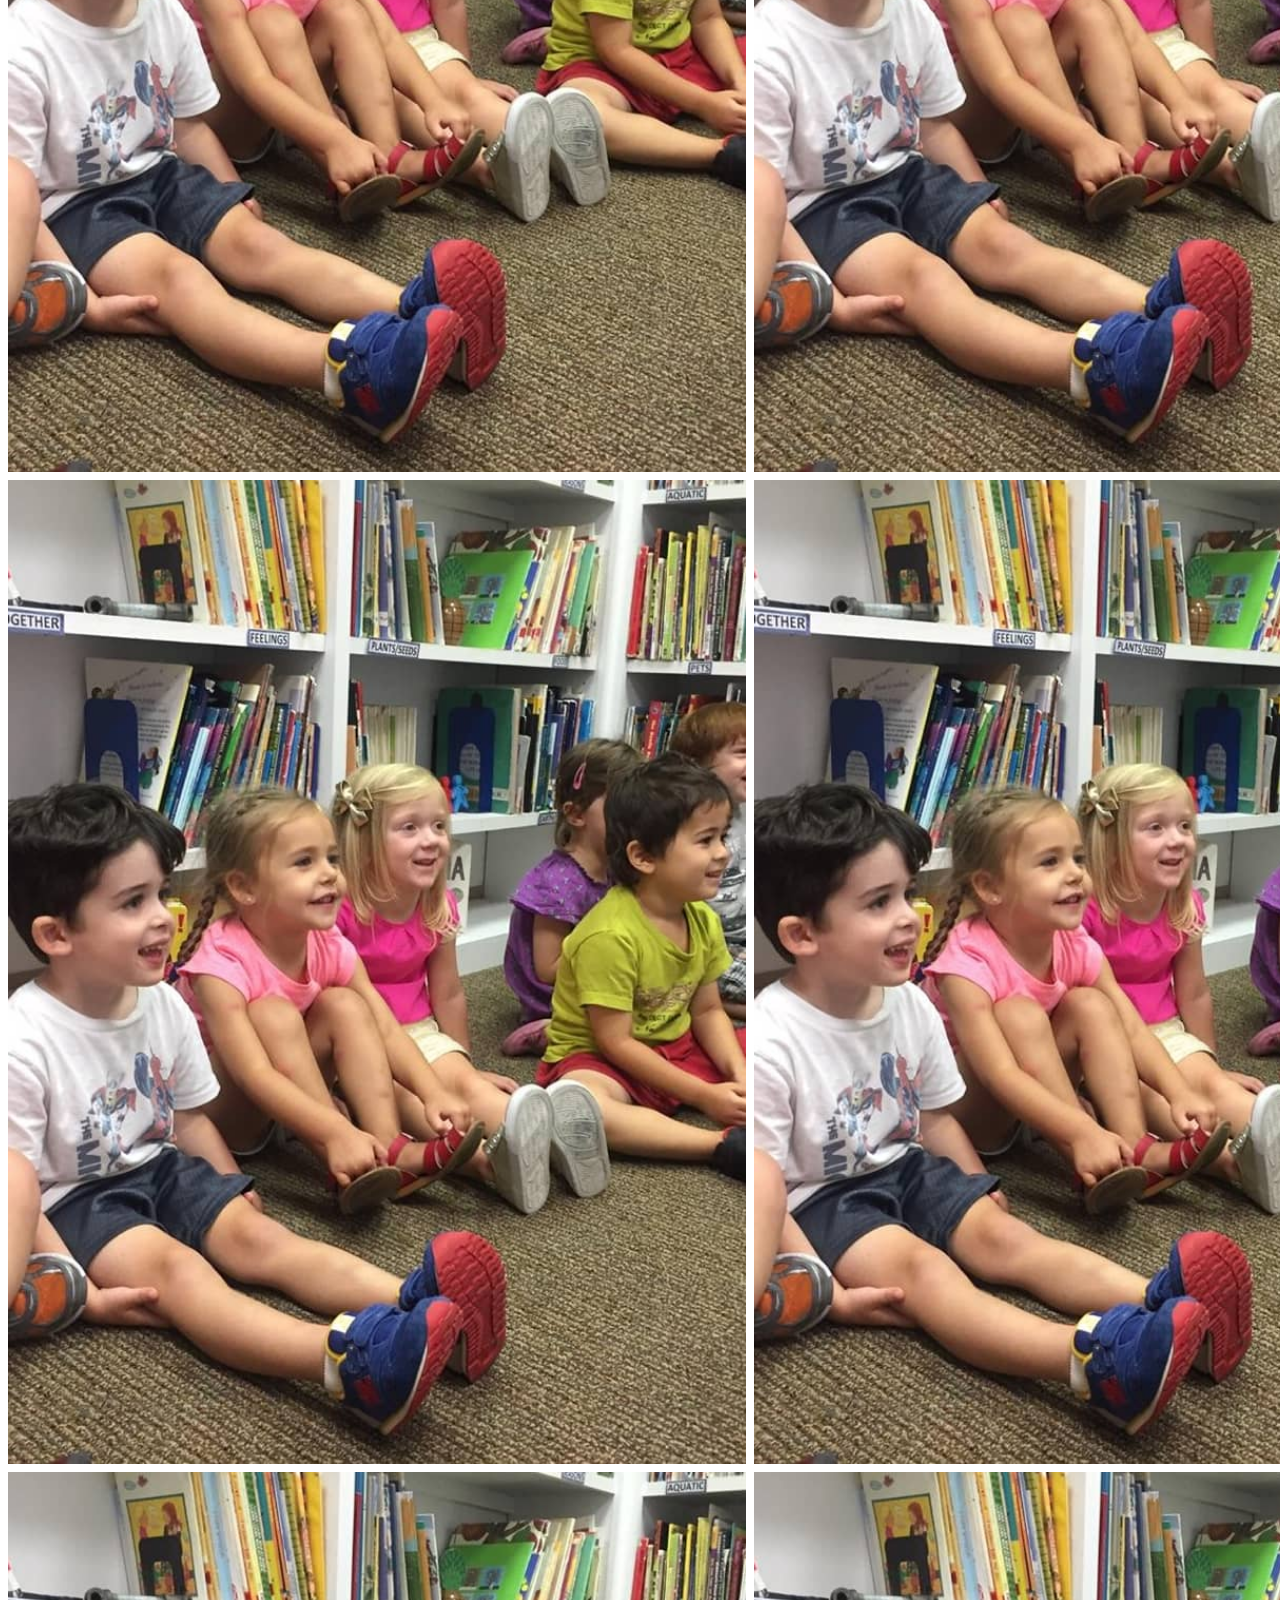
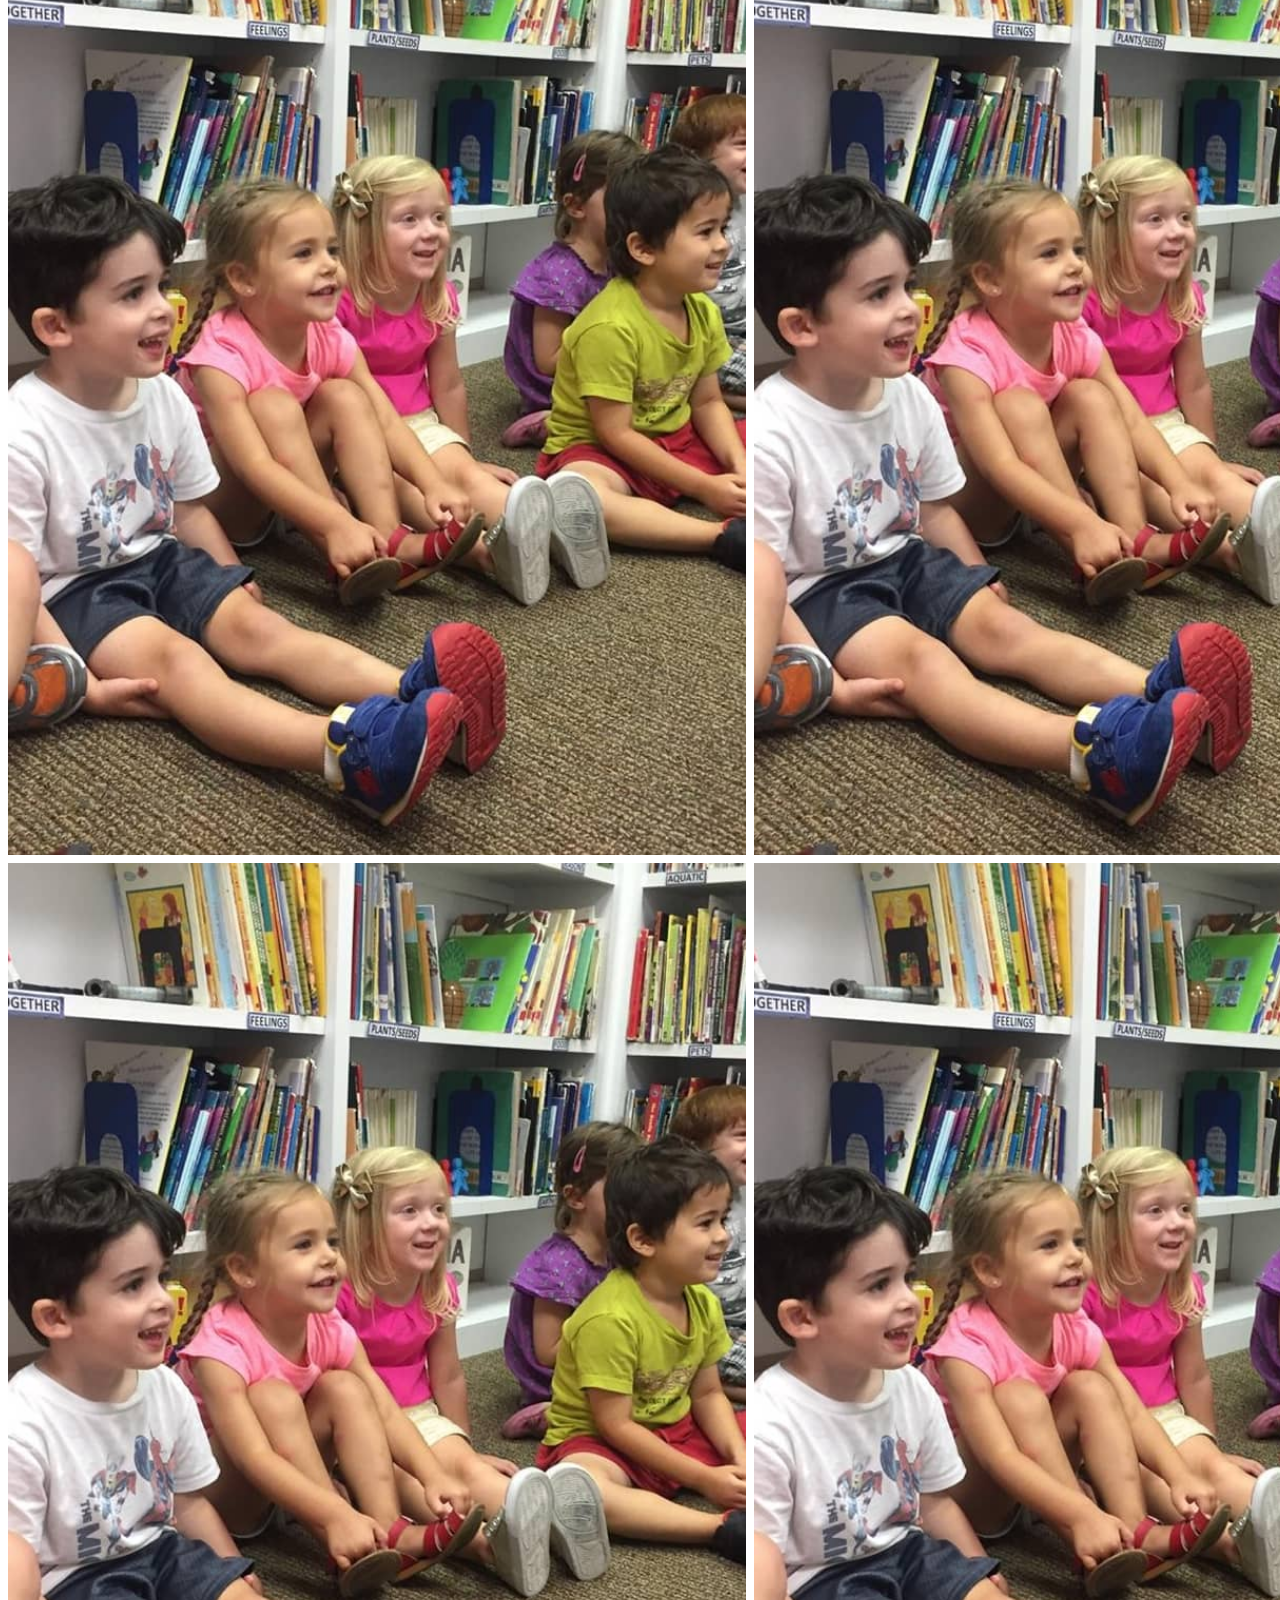
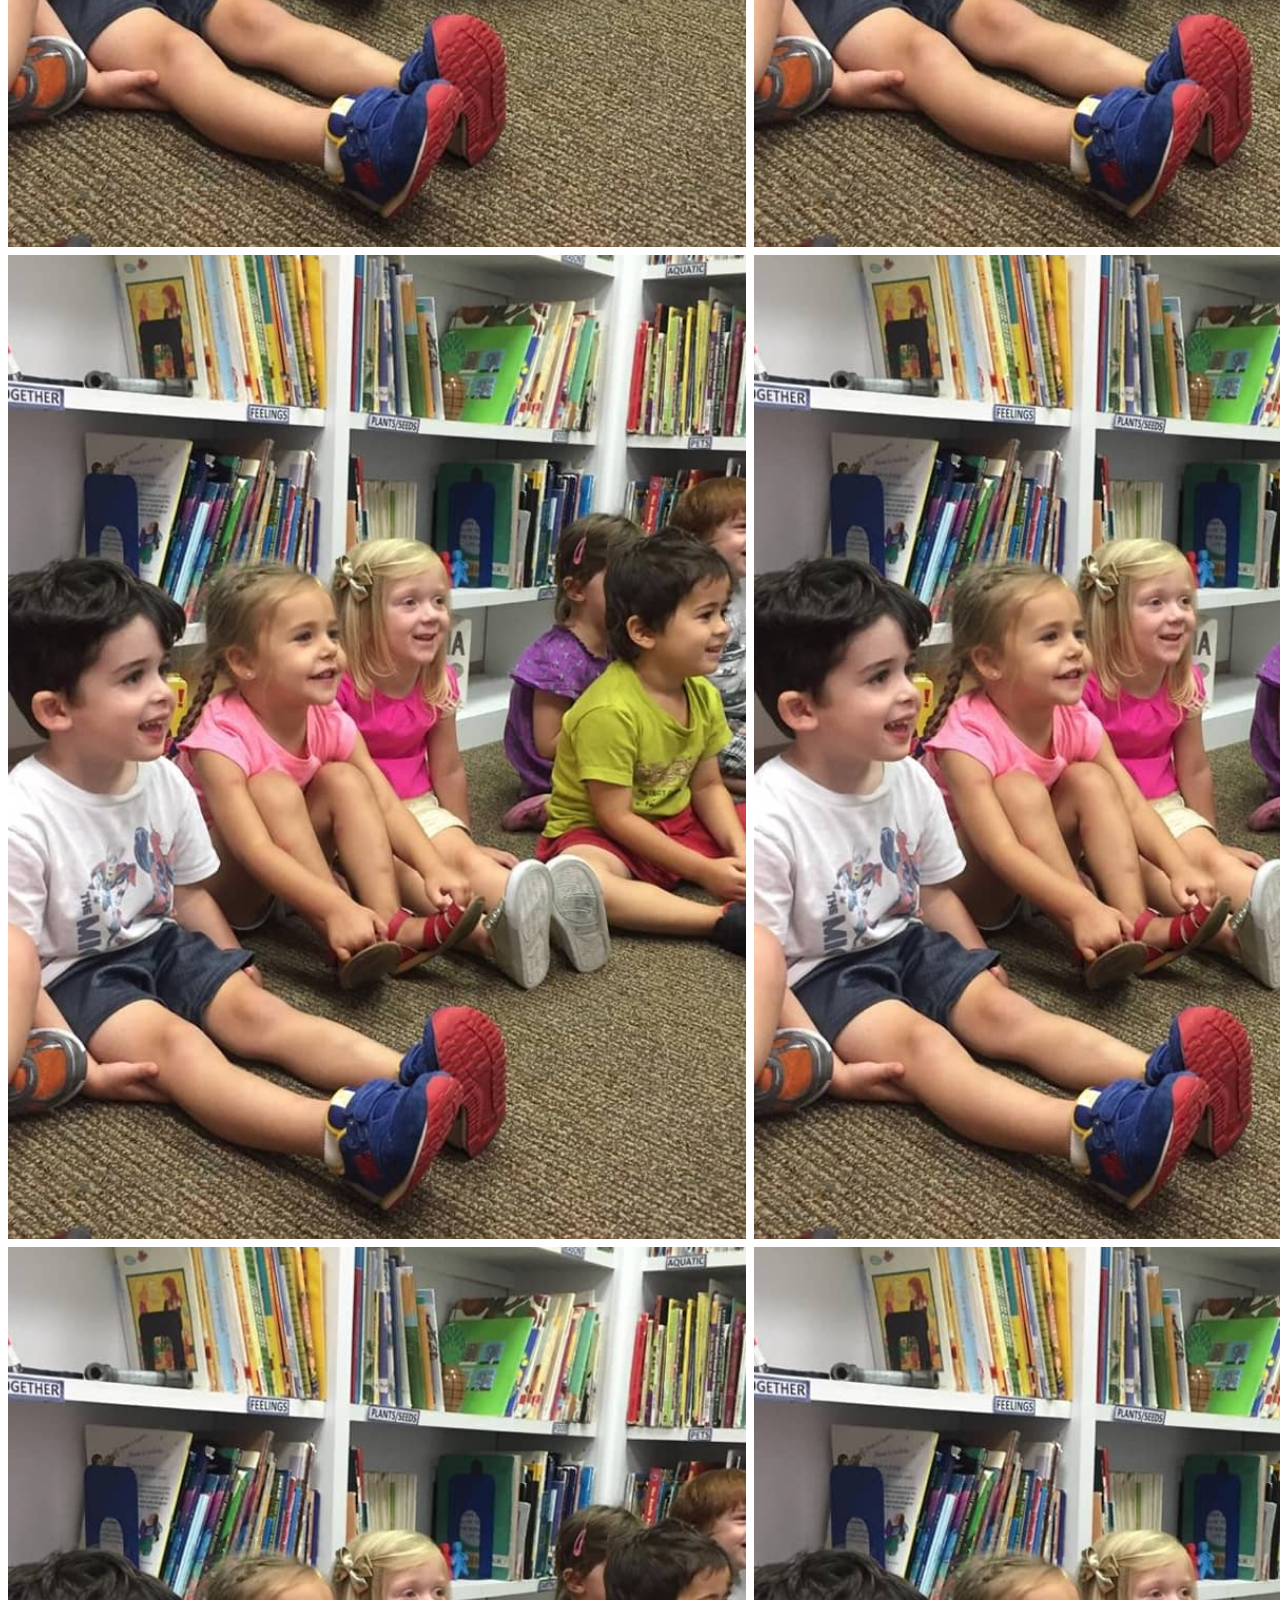
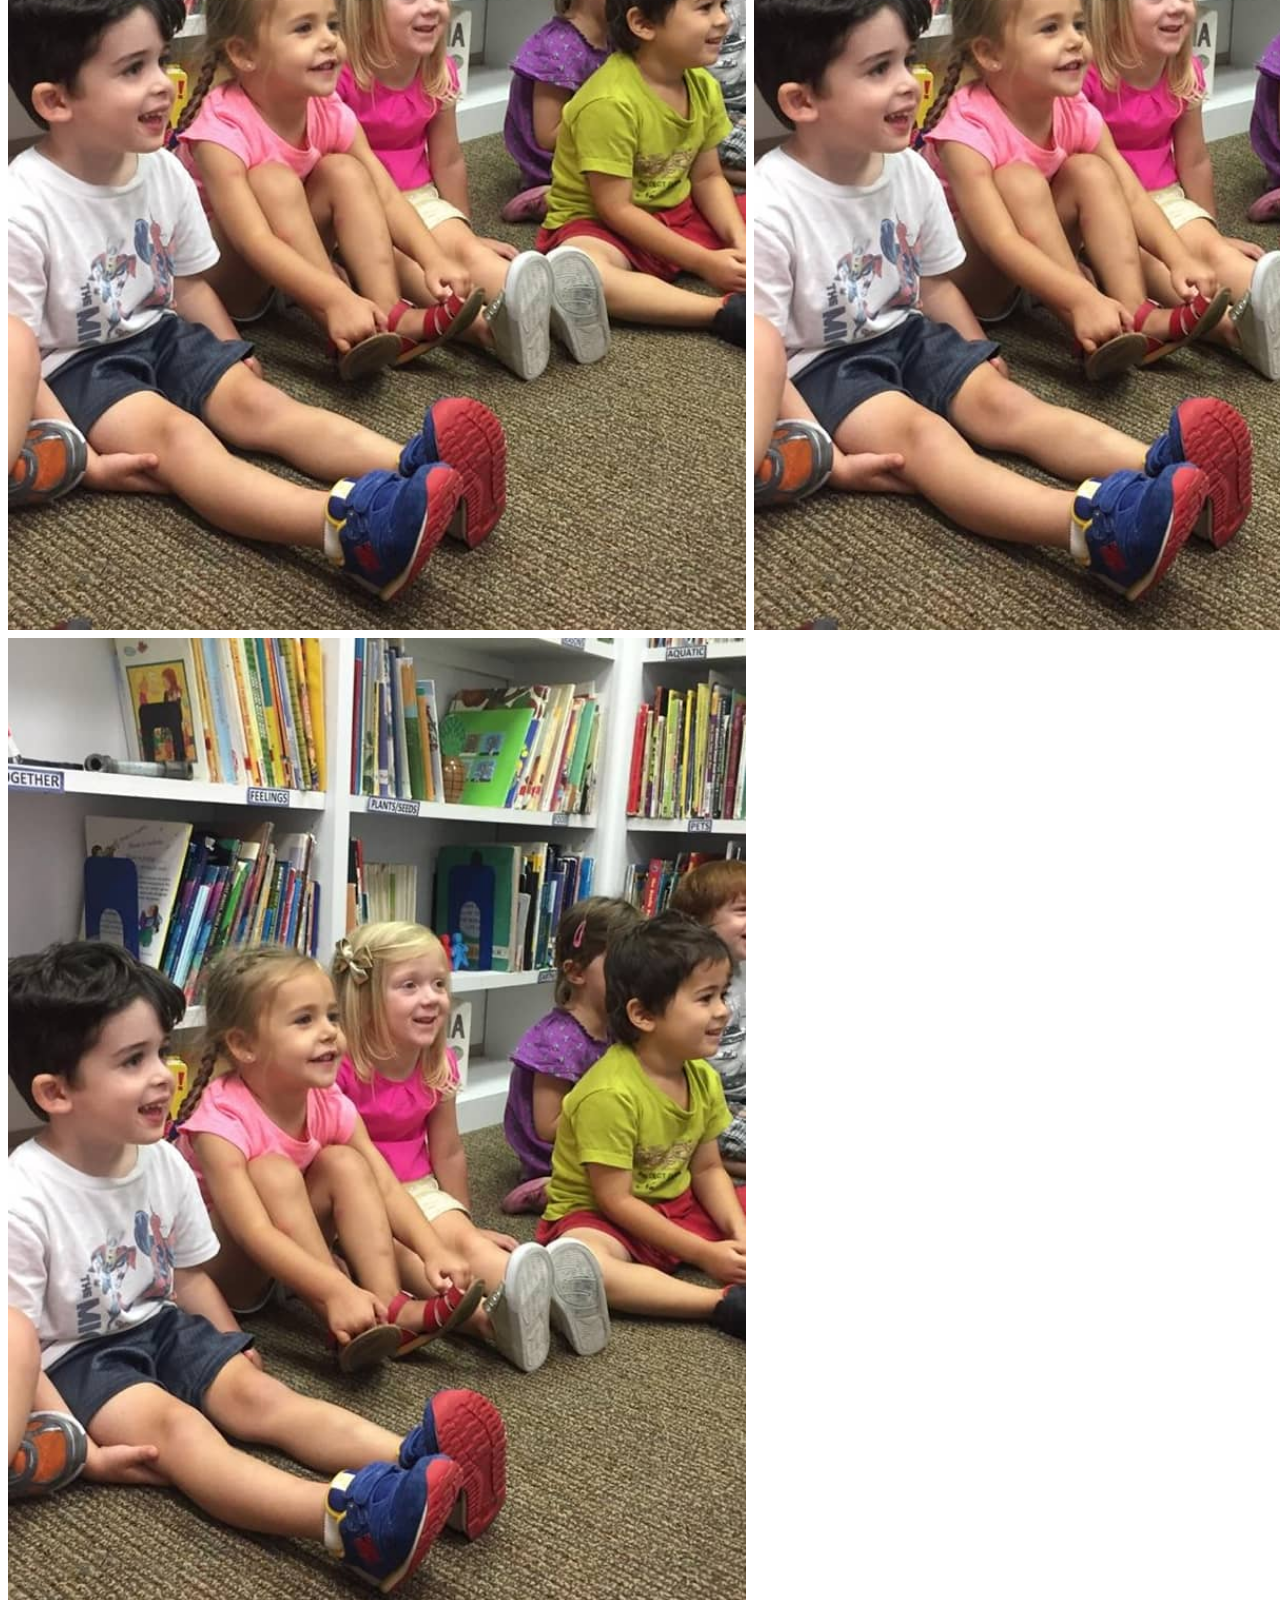
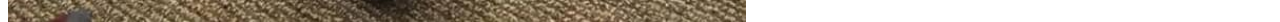
<file: Pasha/gallery.html>
<!DOCTYPE html>
<html lang="en">
    <head>
        <meta charset="UTF-8">
        <meta http-equiv="X-UA-Compatible" content="IE=edge">
        <meta name="viewport" content="width=device-width, initial-scale=1.0">
          <title>Zhiry kindergarten</title>
           <link rel="stylesheet" type="text/css" href="style.css">
    </head>
    <body>

    <nav>
        <div>
          <a href="index.html"><img src="image/logo.webp" class="logoo" /></a>
          </div>
        <a href="index.html" class="active">Home</a>
          <a href="About.html" >About</a>
          <a href="Education.html" >Education</a>
          <a href="Contact.html" >Contact</a>
      </nav>
     <br><br><br><br><br><br><br><br><br>
     <div style="    width: 1500px; margin: 0 auto;">
<div class="hllk">
<p class="txt">GALLERY</p>
<p class="txxxt">PHOTO TOUR</p>
<p class="txxt">View our pre-school gallery, filled with photos of our teachers and<br>
     students in action- playing, working, creating, exploring, learning, having<br>
     fun, and making friends!</p>
</div>

<!-- Header -->
<div class="header" id="myHeader">
  <button class="btn" onclick="one()">1</button>
  <button class="btn active" onclick="two()">2</button>
    <button class="btn " onclick="four()">3</button>
  </div>
  
  <!-- Photo Grid -->
  <div class="row"> 
    <div class="column">
      <img src="image/image 1.jpg" style="width:100%">
      <img src="image/image 1.jpg" style="width:100%">
      <img src="image/image 1.jpg" style="width:100%">
      <img src="image/image 1.jpg" style="width:100%">
      <img src="image/image 1.jpg" style="width:100%">
      <img src="image/image 1.jpg" style="width:100%">
      <img src="image/image 1.jpg" style="width:100%">
    </div>
    <div class="column">
      <img src="image/image 1.jpg" style="width:100%">
      <img src="image/image 1.jpg" style="width:100%">
      <img src="image/image 1.jpg" style="width:100%">
      <img src="image/image 1.jpg" style="width:100%">
      <img src="image/image 1.jpg" style="width:100%">
      <img src="image/image 1.jpg" style="width:100%">
    </div>  
    <div class="column">
      <img src="image/image 1.jpg" style="width:100%">
      <img src="image/image 1.jpg" style="width:100%">
      <img src="image/image 1.jpg" style="width:100%">
      <img src="image/image 1.jpg" style="width:100%">
      <img src="image/image 1.jpg" style="width:100%">
      <img src="image/image 1.jpg" style="width:100%">
      <img src="image/image 1.jpg" style="width:100%">
    </div>
    <div class="column">
      <img src="image/image 1.jpg" style="width:100%">
      <img src="image/image 1.jpg" style="width:100%">
      <img src="image/image 1.jpg" style="width:100%">
      <img src="image/image 1.jpg" style="width:100%">
      <img src="image/image 1.jpg" style="width:100%">
      <img src="image/image 1.jpg" style="width:100%">
    </div>
  </div>
  
  <script>

  var elements = document.getElementsByClassName("column");
  

  var i;
  

  function one() {
      for (i = 0; i < elements.length; i++) {
      elements[i].style.msFlex = "100%";  
      elements[i].style.flex = "100%";
    }
  }
  

  function two() {
    for (i = 0; i < elements.length; i++) {
      elements[i].style.msFlex = "50%";  
      elements[i].style.flex = "50%";
    }
  }
  

  function four() {
    for (i = 0; i < elements.length; i++) {
      elements[i].style.msFlex = "25%";  
      elements[i].style.flex = "25%";
    }
  }
  

  var header = document.getElementById("myHeader");
  var btns = header.getElementsByClassName("btn");
  for (var i = 0; i < btns.length; i++) {
    btns[i].addEventListener("click", function() {
      var current = document.getElementsByClassName("active");
      current[0].className = current[0].className.replace(" active", "");
      this.className += " active";
    });
  }
  </script>
     </div>

    </body>
</html>
</file>
<file: Pasha/style.css>
html,body{
  overflow-x: hidden;
  overflow-y: auto;
}
html{
    scroll-behavior: smooth;
}
body{
    background-color: rgb(255, 255, 255);
    margin: 0px;
}
nav{
    background-color : #DFF6FF;
    color: #254571!important;
    letter-spacing: 1.2px;
    font-weight: 700;
    padding: 12px;
    font-size: 19px;
    z-index: 90009;
    position: fixed;
    width: 100%;
    align-content: center;
    text-align: center;
    transition: 0.5s;
    -webkit-box-shadow: 0px 2px 5px 0px rgba(0,0,0,1);
-moz-box-shadow: 0px 2px 5px 0px rgba(0,0,0,1);
box-shadow: 0px 2px 5px 0px rgba(0,0,0,1);
}
nav a{
    text-decoration: none;
    color: #254571;
    margin-left: 25px;
    left: -10px;
    position: relative;
}
.active{
    color: #2e8dcc;
}
  nav a:hover{
    opacity: 0.7;
    color: #2e8dcc;
    transition: .3s;
}
.logoo{
    width: 68px;
    height: 68px;
    float: left;
    left: 90px;
    position: relative;
}
.wrapper{
    width: 1600px;
    margin: 0 auto;
    margin-left: auto;
    margin-right: auto;
    vertical-align: auto;
    
}
#bg1{
    background-color: #DFF6FF;
    max-width: 100%;
    height: 961px;
}
.Tree-image{
    height: 700px;
    width: 600px;
    float: right;
    margin-top: 140px;
    margin-right: 250px;
    animation-name: ex;
    position: relative;
    animation-name: qqq;
    animation-duration: 1.2s;  
    animation-fill-mode: forwards;
}
@keyframes ex {
    from {top: 200px; opacity: 0;}
    to {top: 0px; opacity: 1;}
  }
#first1{
    font-size: 22px;
    color: #2e8dcc;
    font-weight: 600;
    font-family: sans-serif;
}
#second2{
    font-size: 40px;
    font-family: monospace;
    font-weight: 800;
    color: rgb(37 69 113);
}
#third3{
    font-weight: 580;
    font-size: 20px;
    text-align: left;
    line-height: 25px;
    color: #254571;
}
.qqq{
    background-color: rgb(188 220 159)!important;
    color: rgb(37 69 113)!important;
    border: 2px solid rgb(188 220 159)!important;
    margin-top: 40px;
    display: inline-block;
    font-weight: 700!important;
    padding-top: 7px!important;
    padding-right: 24px!important;
    padding-bottom: 7px!important;
    padding-left: 24px!important;
    font-size: 20px;
    text-decoration: none;
}
.qqq:hover{
  opacity: 0.7;
}
.hllk{
    text-align: center;

}
.txt{
color: #2e8dcc;
font-family: var(--din-condensed), sans-serif;
font-size: 24px;
line-height: 28px;
letter-spacing: 1.2px;
font-weight: normal;
font-weight: 600;
text-transform: uppercase;
}
.txxxt{
    font-size: 40px;
    line-height: 35px;
    font-family: var(--din-condensed), sans-serif;
    font-weight: normal;
    font-weight: 800;
    letter-spacing: 0.5px;
    text-transform: uppercase;
    color: #254571;
}
.txxt{
    margin: 0;
    padding: 0;
    border: 0;
    outline: 0;
    font-size: 100%;
    -ms-text-size-adjust: 100%;
    -webkit-text-size-adjust: 100%;
    vertical-align: baseline;
    background: transparent;
    font-size: 20px;
    line-height: 1.75em;
    color: #254571;
    font-weight: 500;
}
* {
    box-sizing: border-box;
  }
  
  body {
    margin: 0;
    font-family: Arial, Helvetica, sans-serif;
  }
  
  .header {
    text-align: center;
    padding: 32px;
  }
  
  .row {
    display: -ms-flexbox; /* IE 10 */
    display: flex;
    -ms-flex-wrap: wrap; /* IE 10 */
    flex-wrap: wrap;
    padding: 0 4px;
  }
  
  /* Create two equal columns that sits next to each other */
  .column {
    -ms-flex: 50%; /* IE 10 */
    flex: 50%;
    padding: 0 4px;
  }
  
  .column img {
    margin-top: 8px;
    vertical-align: middle;
  }
  
  /* Style the buttons */
  .btn {
    border: none;
    outline: none;
    padding: 10px 16px;
    background-color: #f1f1f1;
    cursor: pointer;
    font-size: 18px;
  }
  
  .btn:hover {
    background-color: #ddd;
  }
  
  .btn.active {
    background-color: #666;
    color: white;
  }
  #qqq{
  background-color: rgb(188 220 159)!important;
  color: rgb(37 69 113)!important;
  border: 2px solid rgb(188 220 159)!important;
  font-weight: 700!important;
  padding-top: 7px!important;
  padding-right: 24px!important;
  padding-bottom: 7px!important;
  padding-left: 24px!important;
  font-size: 20px;
  text-decoration: none;
  margin-top: 100px;
  }
  #qqq:hover{
    opacity: 0.7;
  }

.animation{
    position: relative;
    animation-name: qqq;
    animation-duration: 1.2s;  
    animation-fill-mode: forwards;
    margin-top: -100px;
}
@keyframes qqq {
    from {top: 200px; opacity: 0;}
    to {top: 0px; opacity: 1;}
  }
  .arrow-down{
    width: 50px;
    height: 50px;
    transition: width 2s, height 2s, transform 1.5s;
    margin-left: 930px;
    margin-top: 90px;
      position: relative;
      animation-name: ARROW-DOWN;
      animation-duration: 1.4s;  
        animation-iteration-count: infinite;
        animation-delay: 1s;
        animation-direction: alternate-reverse;
        animation-timing-function: ease-in-out;
  }
    @keyframes ARROW-DOWN {
      from {top: 40px;}
      to {top: 0px;}
    }

.arrow-down:hover{
opacity: 0.7;

}

@media screen and (max-width: 1580px) {
  .animation {
    transform: scale(0.8);
    margin-top: -50px;
    transition: 0.7s;
  }
  .Tree-image{
    transform: scale(0.8);
    left: 100px;
    transition: 0.7s;
  }
  .arrow-down{
    align-content: center;
    margin-left: 750px;
    margin-top: 45px;
    transition: 0.7s;
  }
}
@media screen and (max-width: 1515px) {
  .animation {
    transform: scale(1.1);
    margin-top: -100px;
    transition: 0.7s;
    left: 430px;
  }
  .Tree-image{
    transform: scale(1.1);
    left: 420px;
    transition: 0.7s;
    position: absolute;
    margin-top: 700px;
  }
  .arrow-down{
    align-content: center;
    margin-left: 300px;
    margin-top: 700px;
    transition: 0.7s;
  }
  #bg1{
    background-color: #DFF6FF;
    max-width: 100%;
    height: 1600px;
}
}
.image1 img {
  width: 500px;
  height: 600px;
  border-top-left-radius: 50%;
  border-top-right-radius: 50%;
  margin-left: 340px;
  margin-top: 160px;
  object-fit: cover;
  align-items: baseline;
}
#fhg {
  position: relative;
  animation-name: example;
  animation-duration: 3.9s;  
  animation-fill-mode: forwards;
}

@keyframes example {
  from {right: 630px;}
  to {right: 70px;}
}
.op{
  float: right;
  margin-top: 300px;
  margin-right: 500px;
  font-size: 20px;
  font-family: var(--din-condensed), sans-serif;
  font-weight: normal;
  font-weight: 600;
  letter-spacing: 0.5px;
  text-transform: uppercase;
  color: #2e8dcc;
}
.gh{
float: right;
margin-top: -410px;
margin-right: 288px;
font-size: 24px;
font-family: var(--din-condensed), sans-serif;
font-weight: normal;
font-weight: 600;
letter-spacing: 0.5px;
text-transform: uppercase;
color: #254571;
}
.wd{
  float: right;
  margin-top: -300px;
  margin-right: 265px;
-ms-text-size-adjust: 100%;
-webkit-text-size-adjust: 100%;
vertical-align: baseline;
background: transparent;
font-size: 17px;
line-height: 1.75em;
color: #254571;
font-weight: 500;
text-align: left;
}
.ba {
  display: inline-block;
  background-color: rgb(188 220 159)!important;
  color: rgb(37 69 113)!important;
  border: none;
  text-align: center;
  font-size: 19px;
  padding: 10px;
  transition: all 0.5s;
  cursor: pointer;
  margin: 5px;
  font-weight: 580;
  border-radius: 2px;
  float: right;
  margin-top: -50px;
  margin-right: 558px;
}

.ba span {
  cursor: pointer;
  display: inline-block;
  position: relative;
  transition: 0.5s;
}

.ba span:after {
  content: '\00bb';
  position: absolute;
  opacity: 0;
  top: 0;
  right: -20px;
  transition: 0.5s;
}

.ba:hover span {
  padding-right: 25px;
}

.ba:hover span:after {
  opacity: 1;
  right: 0;
}
.ik{
  width: 450px;
  height: 350px;
  border-radius: 2px;
  object-fit: contain;
  float: right;
  top: 50px;
}
.tt{
  float: left;
  -ms-text-size-adjust: 100%;
  -webkit-text-size-adjust: 100%;
  vertical-align: baseline;
  background: transparent;
  font-size: 26px;
  line-height: 1.75em;
  color: #254571;
  font-weight: 585;
  text-align: left;
  margin-left: 290px;
  margin-top: 80px;
}
.lll{
  float: left;
  -ms-text-size-adjust: 100%;
  -webkit-text-size-adjust: 100%;
  vertical-align: baseline;
  background: transparent;
  font-size: 17px;
  line-height: 1.75em;
  color: #254571;
  font-weight: 500;
  text-align: left;
  margin-left: 290px;
}

#ik {
  position: relative;
  animation-name: exampl;
  animation-duration: 3.6s;  
  animation-fill-mode: backwards;
  margin-right: 170px;
}

  @keyframes exampl {
    from {left: 630px;}
    to {left: 0px; }
  
}
.wave-picture{
  max-width: 100%;
}
.wave{
top: 5px;
width: 100%;
z-index: 2;
position: relative;
}
.npc{
  padding: 300px;
  background-color: #fbfcfb!important;
  position: relative;
  padding-right: 550px;
  font-size: 16px;
  font-family: var(--din-condensed), sans-serif;
  font-weight: normal;
  font-weight: 570;
  letter-spacing: 0.5px;
  text-transform: uppercase;
  color: #2e8dcc;
}
.idk{
  background-color: #fbfcfb;
  font-size: 16px;
  font-family: var(--din-condensed), sans-serif;
  font-weight: normal;
  font-weight: 570;
  letter-spacing: 0.5px;
  text-transform: uppercase;
  color: #2e8dcc;

}
.erf{
  font-size: 28px;
  font-family: var(--din-condensed), sans-serif;
  font-weight: normal;
  font-weight: 600;
  letter-spacing: 0.5px;
  text-transform: uppercase;
  color: #254571;

}
.et{
  -ms-text-size-adjust: 100%;
  -webkit-text-size-adjust: 100%;
  vertical-align: baseline;
  background: transparent;
  font-size: 17px;
  line-height: 1.75em;
  color: #254571;
  font-weight: 500;
  text-align: left;

}
.eed{
  font-family: var(--din-condensed), sans-serif;
  letter-spacing: 0.5px;
  background-color: rgb(188 220 159)!important;
  color: rgb(37 69 113)!important;
  border: 2px solid rgb(188 220 159)!important;
  display: inline-block;
  font-weight: 700!important;
  padding-top: 7px!important;
  padding-right: 18px!important;
  padding-bottom: 7px!important;
  padding-left: 18px!important;
  font-size: 14px;
  text-decoration: none;

}
.iio{
  border-top-left-radius: 40px;
  background-color: rgb(255, 241, 241);
  padding: 300px;
  padding-bottom: 200px;
  display: inline-block;
  box-shadow: 18px 24px 31px -8px rgba(0,0,0,0.81) ;
  -webkit-box-shadow: 18px 24px 31px -8px rgba(0,0,0,0.81);
  -moz-box-shadow: 18px 24px 31px -8px rgba(0,0,0,0.81);
  position: relative;
  margin-left: 300px;
  transform: scale(3);
}
.gghh{
  height: 70px;
  width: 70px;
  top: 50px;
  left: 80px;
  position: absolute;
}
.aaqq{
  position: absolute;
  font-size: 12px;
  font-family: var(--din-condensed), sans-serif;
  font-weight: normal;
  font-weight: 570;
  text-transform: uppercase;
  color: #2e8dcc;
  top: 120px;
  left: 80px;
}
.wp{
  position: absolute;
font-size: 9px;
color: #254571;
font-weight: 550;
text-align: left;
top: 140px;
left: 80px;
}
.pol{
  position: absolute;
  height: 70px;
  width: 70px;
  top: 250px;
  left: 80px;
}
.hur{
  position: absolute;
  font-size: 12px;
  font-family: var(--din-condensed), sans-serif;
  font-weight: normal;
  font-weight: 570;
  text-transform: uppercase;
  color: #2e8dcc;
  top: 320px;
  left: 80px;
}
.gtx{
  position: absolute;
  font-size: 9px;
  color: #254571;
  font-weight: 550;
  text-align: left;
  top: 340px;
  left: 80px;
}
.qpo{
  position: absolute;
  height: 70px;
  width: 70px;
  top: 50px;
  left: 350px;
}
.cvb{
  position: absolute;
  font-size: 12px;
  font-family: var(--din-condensed), sans-serif;
  font-weight: normal;
  font-weight: 570;
  text-transform: uppercase;
  color: #2e8dcc;
  top: 118px;
  left: 350px;
}
.jkl{
  position: absolute;
font-size: 9px;
color: #254571;
font-weight: 550;
text-align: left;
top: 140px;
left: 350px;
}
.image-kite{
  position: absolute;
  top: 230px;
  left: 300px;
  height: 220px;
  width: 220px;
}
@media screen and (max-width: 1515px) {
  .bg-white-left{
transform: scale(0.8);
transition: 0.7s;
position: absolute;
margin-top: 520px;
margin-left: -127px;
  }
  .iio{
    margin-top: 35px;
    margin-left: 190px;
    transform: scale(1);
  }
}
  .idk{
    top: 3350px;
    left: 190px;
    transition: 0.7s;
    background-color: #fff;
  }
  .erf{
    top: 3380px;
    left: 190px;
    transition: 0.7s;
  }
  .et{
    top: 3500px;
    left: 190px;
    transition: 0.7s;
  }
  .eed{
    top: 3580px;
    left: 190px;
    transition: 0.7s;
  }
  .iio{
    left: 580px;
    transform: scale(1);
    top: -550px;
    transition: 0.7s;
  }
@media screen and (max-width: 1000px) {
  .animation {
margin-left: -250px;
transition: 0.7;
  }
  .Tree-image{
    margin-left: -250px;
    transition: 0.7s;
  }
  .arrow-down{
    margin-left: 280px;
    transition: 0.7s;
  }
  #bg1{
    background-color: #DFF6FF;
    max-width: 100%;
    height: 1600px;
}
}
.bg-white-left{
  position: absolute;
  margin-top: -900px;
  display: inline-block;
  background-color: #fff;
  padding: 300px;
  padding-right: 550px;
  overflow-y: hidden;
  overflow-x: auto;
}
.bg-white-left p {
  margin-left: 100px;
}
.bg-white-left a{
  margin-left: 100px;
}
.footer-wave{
  width: 100%;
  margin-bottom: 0px;
}
.rgth{
  border-bottom: 1px solid grey;
}
.kuk{
  text-decoration: none;
  color: rgb(0, 0, 0);
  margin-left: 90px;
  display: inline-block;
}
.kuk a{
  text-decoration: none;
  color: rgb(255, 255, 255);
  margin-right: 10px;
  margin-top: 20px;
  float: left;
}

.footer-sections {
  width: 32%;
  display: inline-block;
}
.footer-sections img {
  float: left;
  margin-right: 10px;
}
footer{
  background-color: #254571;
  padding-left: 0px;
  padding-right: 0px;
  padding-top: 0px;
  padding-bottom: 100px;
}
.footer-icons{
  width: 35px;
  height: 35px;
}
.call-link{
color: white;
font-size: 19px;
font-weight: 700;
}
.email-link {
  text-decoration: none;
  color: white;
}
.footer-top-text{
  color: white;
  font-weight: 700px;
  font-family: sans-serif;
  margin-left: 300px;
  margin-bottom: 50px;
}
.border-bottom{
  border-bottom: 1px grey solid;
  width: 80%;
  margin-top: -40px;
  margin-left: 10%;
}
.div1-content{
  margin-left: 300px;
  margin-top: 70px;
}
.div2-content{
  margin-top: 70px;
  margin-bottom: 70px;
}
.location-link{
  color: white;
  font-weight: 700; 
}
.facebook-logo{
height: 50px;
width: 50px;
}
.insta-logo{
  height: 100px;
  width: 100px;
}
.div3-content{
  margin-top: 70px;
  margin-bottom: 70px;
}
@media screen and (max-width: 1515px) {
.animation{
left: 500px;
transition: 0.7s;
}
.Tree-image{
left: 470px;
transition: 0.7s;
}
.arrow-down{
left: -10px;
transition: 0.7s;
}
nav a{
  left: -20px;
  transition: 0.7s;
}
  }
  @media screen and(max-width: 1470px) {
    .first-section{
      transform: scale(0.8);
    }
  }
  @media screen and (max-width: 1415px) {
#section{
  transform: scale(0.9);
  transition: 0.7s;
  margin-left: -100px;
}
      }
      @media screen and (max-width: 1380px) {
        #section{
          left: 100px;
        }
              }
.background{
  background-color: #DFF6FF;
  max-width: 1950px;
  height: 900px;
  position: relative;
  z-index: -10;
}
.top-wave{
  width: 100%;
}
.all-mid{
  margin-top: 600px;
  }
.bottom-wave{
  width: 100%;
}
#gallery-images{
  position: absolute;
  margin-top: -400px;
  margin-left: 10%;
}
#gallery-images img{
  display: inline-block;
  width: 350px;
  height: 250px;
  margin-right: 50px;
  transition: all ease-in-out;
}
#gallery-images img:hover{
  position: relative;
  animation-name: upp;
  animation-duration: 0.8s;  
    animation-iteration-count: infinite;
    animation-direction: alternate-reverse;
    animation-timing-function: ease-in-out;
    opacity: 0.7;
    

    
}
@keyframes upp{
  from {bottom: 15px; }
  to {bottom: 0px; }
}




                                                                             /*About*/
.slideshow-container {
  max-width: 700px;
  margin-top: -500px;
  left: 760px;
  position: absolute;
}
@media only screen and (max-width: 300px) {
  .text {font-size: 11px}
}
#more {
  display: none;
}
#myBtn{
  background-color: rgb(188 220 159)!important;
  color: rgb(37 69 113)!important;
  border: 2px solid rgb(188 220 159)!important;
  font-weight: 700!important;
  padding-top: 7px!important;
  padding-right: 24px!important;
  padding-bottom: 7px!important;
  padding-left: 24px!important;
  font-size: 16px;
  text-decoration: none;
  margin-left: 140px;
  max-width: 160px;
  display: inline-block;
}
.our-school-text{
  font-size: 15px;
  color: #254571;
  text-align: left;
  line-height: 1.75em;
  margin-left: 140px;
  margin-top: 280px;
}
.bg-about{
 background-color:#fbfcfd!important;
 height: 1140px;
}
.Top-Nav{
  background-color: #fff7e9;
}
.about-text{
  margin-top: -600px;
}
.trt{
  height: 800px;
  max-width: 100%;
  background-color: #fff7e9;
}
.bb{
  font-size: 21px;
  font-family: var(--din-condensed), sans-serif;
  font-weight: normal;
  font-weight: 550;
  text-transform: uppercase;
  color: #2e8dcc;
  text-align: center;
}
.rlly{
  font-size: 35px;
  font-family: var(--din-condensed), sans-serif;
  font-weight: normal;
  font-weight: 550;
  text-transform: uppercase;
  color: #254571;
  text-align: center;

}
.PI{
  font-size: 19px;
  color: #254571;
  text-align: center;
  line-height: 1.75em;
}

.Down2{
  width: 50px;
  height: 50px;
  transition: width 2s, height 2s, transform 1.5s;
  margin-left: 930px;
  margin-top: 60px;
    position: relative;
    animation-name: DOWN2;
    animation-duration: 1.4s;  
      animation-iteration-count: infinite;
      animation-direction: alternate-reverse;
      animation-timing-function: ease-in-out;
}
  @keyframes DOWN2 {
    from {top: 40px;}
    to {top: 0px;}
  }

.Down2:hover{
opacity: 0.7;

}
.wfc{
  background-color: #fff7e9;
  z-index: 5;
  margin-top: 42px;
}
.e1e a{
  text-decoration: none;
  display: inline-block;
  margin-left: 40px;
  color: #2e8dcc;
  font-family: var(--opensans), sans-serif;
  font-weight: 750;
  font-size: 19px;
  letter-spacing: 1.2px;
}
.e1e{
  margin-left: 815px;
  margin-top: -65px;
}

.d2 {
  position: relative;
  animation-name: examle;
  animation-duration: 1.8s;  
  animation-fill-mode: forwards;
  top: 300px;
  right: 470px;
}

@keyframes examle {
  from {top: 200px; opacity: 0.2;}
  to {top: 0px; opacity: 1;}
}
.tvt{
  height: 550px;
  width: 400px;
  margin-left: 500px;
  margin-top: 100px;
  border-top-right-radius: 12%;
  border-bottom-left-radius: 12%;
  border-top-left-radius: 3%;
  border-bottom-right-radius: 3%;
}
.all-dvd{
  margin-left: 1000px;
  margin-top: -540px;
}
.dvd1{
  font-size: 17px;
  font-family: var(--din-condensed), sans-serif;
  font-weight: normal;
  font-weight: 550;
  text-transform: uppercase;
  color: #2e8dcc;
}
.dvd2{
  font-size: 27px;
  font-family: var(--din-condensed), sans-serif;
  font-weight: normal;
  font-weight: 550;
  text-transform: uppercase;
  color: #254571;
}
.dvd3{
  font-size: 15px;
  color: #254571;
  text-align: left;
  line-height: 1.75em;
}
.tvt2{
  height: 300px;
  width: 400px;
  margin-left: 1010px;
  margin-top: 90px;
  border-top-right-radius: 3%;
  border-bottom-left-radius: 3%;
  border-top-left-radius: 15%;
  border-bottom-right-radius: 15%;
}
.all-pop{
  margin-left: 500px;
  margin-top: -300px;
}
.pop1{
  font-size: 25px;
  font-family: var(--din-condensed), sans-serif;
  font-weight: normal;
  font-weight: 550;
  text-transform: uppercase;
  color: #254571;
}
.pop2{
  font-size: 15px;
  color: #254571;
  text-align: left;
  line-height: 1.75em;
}
.mn {

  background-color: rgb(188 220 159)!important;
  color: rgb(37 69 113)!important;
  border: none;
  text-align: center;
  font-size: 14px;
  padding: 10px;
  transition: all 0.5s;
  cursor: pointer;
  margin: 5px;
  font-weight: 580;
  top: 1870px;
  right: 1232px;
  position: absolute;
  border-radius: 2px;
}

.mn span {
  cursor: pointer;
  display: inline-block;
  position: relative;
  transition: 0.5s;
}

.mn span:after {
  content: '\00bb';
  position: absolute;
  opacity: 0;
  top: 0;
  right: -20px;
  transition: 0.5s;
}

.mn:hover span {
  padding-right: 25px;
}

.mn:hover span:after {
  opacity: 1;
  right: 0;
}
.wloa{
  background-color: #254571;
  border-radius: 50%;
  height: 600px;
  width: 600px;
  left: -120px;
  position: absolute;
  top: 2140px;
  z-index: -1;
}
.ban{
  width: 1500px;
  height: 900px;
  background-color: #fff7e9;
  position:  absolute;
  left: 200px;
  top: 2000px;
  border-top-right-radius: 15%;
  border-bottom-left-radius: 15%;
  border-top-left-radius: 3%;
  border-bottom-right-radius: 3%;
}
.wee1{
  font-size: 21px;
  font-family: var(--din-condensed), sans-serif;
  font-weight: normal;
  font-weight: 700;
  text-transform: uppercase;
  color: #2e8dcc;
  text-align: center;
  top: 100px;
  position: absolute;
  left: 140px;
}
.wert{
    position: absolute;
    font-size: 35px;
    color: #254571;
    text-align: left;
    left: 140px;
    top: 130px;
    line-height: 1.75em;
    position: absolute;
    font-weight: 700;
  }
                                                                                 /*About*/
  @media only screen and (max-width: 400px) {
    .wert{
   
      left: 100px;
    }
    .qq {
      display: none;
    }
  }

  @media only screen and (max-width: 700px) {
    .wert{
     
      font-size: 25px;
     }
  }
  @media only screen and (max-width: 1810px) {
    #gallery-images{
      transform: scale(0.9);
      margin-left: 100px;
     }
     .gallery-4{
      margin-left: 1220px;
      margin-top: -900px;
      margin-bottom: 18px;
     }
  }
  @media only screen and (max-width: 1710px) {
    #gallery-images{
      margin-left: 75px;
     }
    }
     @media only screen and (max-width: 1610px) {
      #gallery-images{
        margin-left: 30px;
       }
      }
      @media only screen and (max-width: 1570px) {
        #gallery-images{
          margin-left: -15px;
         }
        }

                                                                                    /*390px */
        @media only screen and (max-width: 390px) {
          nav{
            width: 389px;
           }
           nav a{
            font-size: 14px;
            top: -10px;
        }
           .logoo{
            display: none;
           }
           .animation{
            transform: scale(0.5);
            margin-right: 500px;
            margin-left: -600px;
            margin-top: -350px;
           }
           .Tree-image{
            transform: scale(0.6);
            margin-right: 500px;
            margin-left: -580px;
            margin-top: 200px;
           }
           #bg1{
            height: 800px;
           }
          .arrow-down{

            display: none;
          }
          .image1 img {
            transform: scale(0.8);
            margin-top: 0px;
            margin-right: 860px;
            margin-bottom: 100px;
          }
          #fhg {
            transform: scale(0.8);
            margin-right: 530px;
            margin-top: -100px;
            position: relative;
            animation-name: fhg;
            animation-duration: 3.9s;  
            animation-fill-mode: forwards;
          }
          @keyframes fhg {
            from {right: 800px; opacity: 0.2;}
            to {right: 340px; opacity: 1;}
          }
          .op{
            top: -400px;
            position: relative;
          }
          #ik {
            position: relative;
            animation-name: ik;
            animation-duration: 3.6s;  
            animation-fill-mode: forwards;
            margin-right: 170px;
            transform: scale(0.8);
            margin-right: 490px;
            margin-top: -100px;
          }
          
            @keyframes ik {
              from {right: 0px;}
              to {right: 130px; }
            
          }
          .ik{
            width: 450px;
            height: 350px;
            border-radius: 2px;
            object-fit: contain;
            float: right;
            transform: scale(0.7);
            margin-right: 900px;
            margin-left: -200px;
          }
          .tt{
            margin-left: 165px;
          }
          .lll{
            margin-left: -500px;
            margin-top: 160px;
          }
          .wave{
            display: none;
            
          }
          .wave-picture{
            display: none;
          }
          .bg-white-left{
            transform: scale(1);
            margin-left: -80px;
            padding: 0px;
            margin-top: -150px;
          }
          .iio{ 
            visibility: hidden;
          }
          .background{
            height: 1000px;
            margin-top: -300px;
          }
          #gallery-images{
            transform: scale(0.8);
            margin-left: 55px;
            margin-top: -170px;
          }
          #gallery-images:hover{
            display: none;
          }
          .gallery-1{
            margin-top: -800px;
            position: absolute;
          }
          .gallery-2{
            margin-top: -500px;
            position: absolute;
          }
          .gallery-3{
            margin-top: -200px;
            position: absolute;
          }
          .footer-top-text{
            margin-left: 40px;
          }
          .footer-wave{
            width: 100%;
            margin-bottom: 0px;
            position: relative;     
            top: -40px;    
            height: 150px;
          }
          .div1-content{
            margin-left: 40px;
            margin-top: -10px;
            border-bottom: 1px solid grey;
            width: 75%;
          }
          .div3-content{
            display: none;
          }
          .kuk{
            float: left;
            margin-top: 10px;
            margin-left: 0px;
            display: inline-block;
            
          }
          footer{
            padding-bottom: 250px;
          
          }
          #third3{
            font-size: 22.5px;
            font-weight: 750;
          }
          }

                                                                                           /*414px */
          @media only screen and (max-width: 414px) {
            nav{
              width: 414px;
             }
             nav a{
              font-size: 14px;
              top: -10px;
          }
             .logoo{
              display: none;
             }
             .animation{
              transform: scale(0.5);
              margin-right: 500px;
              margin-left: -600px;
              margin-top: -330px;
             }
             .Tree-image{
              transform: scale(0.6);
              margin-right: 500px;
              margin-left: -580px;
              margin-top: 200px;
             }
             #bg1{
              height: 800px;
             }
            .arrow-down{
              margin-left: 320px;
              margin-top: 730px;
              display: none;
            }
            .image1 img {
              transform: scale(0.8);
              margin-top: 0px;
              margin-right: 860px;
              margin-bottom: 100px;
            }
            #fhg {
              transform: scale(0.8);
              margin-right: 520px;
              margin-top: -100px;
              position: relative;
              animation-name: fhg;
              animation-duration: 3.9s;  
              animation-fill-mode: forwards;
            }
            @keyframes fhg {
              from {right: 800px; opacity: 0.2;}
              to {right: 340px; opacity: 1;}
            }
            .op{
              top: -400px;
              position: relative;
            }
            #ik {
              position: relative;
              animation-name: ik;
              animation-duration: 3.6s;  
              animation-fill-mode: forwards;
              margin-right: 170px;
              transform: scale(0.8);
              margin-right: 460px;
              margin-top: -100px;
            }
            
              @keyframes ik {
                from {right: 0px;}
                to {right: 130px; }
              
            }
            .ik{
              width: 450px;
              height: 350px;
              border-radius: 2px;
              object-fit: contain;
              float: right;
              transform: scale(0.7);
              margin-right: 890px;
              margin-left: -200px;
            }
            .tt{
              margin-left: 165px;
            }
            .lll{
              margin-left: -375px;
              margin-top: 160px;
              text-align: center;
            }
            .wave{
              display: none;
              
            }
            .wave-picture{
              display: none;
            }
            .bg-white-left{
              transform: scale(1);
              margin-left: -80px;
              padding: 0px;
              margin-top: -150px;
            }
            .iio{ 
              visibility: hidden;
            }
            .background{
              height: 1000px;
              margin-top: -300px;
            }
            #gallery-images{
              transform: scale(0.8);
              margin-left: 55px;
              margin-top: -170px;
            }
            #gallery-images:hover{
              display: none;
            }
            .gallery-1{
              margin-top: -800px;
              position: absolute;
            }
            .gallery-2{
              margin-top: -500px;
              position: absolute;
            }
            .gallery-3{
              margin-top: -200px;
              position: absolute;
            }
            .footer-top-text{
              margin-left: 40px;
            }
            .footer-wave{
              width: 100%;
              margin-bottom: 0px;
              position: relative;     
              top: -40px;    
              height: 152px;
            }
            .div1-content{
              margin-left: 40px;
              margin-top: -10px;
              border-bottom: 1px solid grey;
              width: 75%;
            }
            .div3-content{
              display: none;
            }
            .kuk{
              float: left;
              margin-top: 10px;
              margin-left: 0px;
              display: inline-block;
              
            }
            footer{
              padding-bottom: 250px;
            }
            #third3{
              font-size: 22.5px;
              font-weight: 750;
            }
            }
            @media only screen and (max-width: 390px) {
              i{
                margin-left: 500px;
               }
              }
                                                                                                 /*About-390px*/

@media only screen and (max-width : 390px){
nav{                              
    width: 390px;
 }
nav a{
  font-size: 14px;
  top: -10px;
}
.logoo{
  display: none;
}
.about-text{
  transform: scale(0.9);
  margin-top: -570px;
}
.trt{
  height: 650px;
}
.e1e{
  display: none;
}
.wfc{
  display: none;
}
.tvt{
  margin-left: 100px;
}
.all-dvd{
  margin-left: 120px;
  margin-top: 50px;
}
.tvt2{
  margin-left: 100px;
}
.all-pop{
  margin-left: 55px;
  margin-top: 30px;
  transform: scale(0.87);
}
.bg-about{
  margin-top: -109px;
  width: 700px;
}
#section2{
  transform: scale(0.85);
  margin-top: -1000px;
  margin-left: -220px;
  margin-bottom: 380px;
}
footer{
  margin-top: 1000px;
}
.wloa{
  display: none;
}
.slideshow-container{
  display: none;
}
.wee1{
margin-left: -120px;
}
.wert{
  margin-left: -120px;
}
.our-school-text{
  margin-top: 200px;
  margin-left: -75px;
  transform: scale(0.9);
}
.ban{
  width: 1800px;
  height: 750px;
  background-color: #fff7e9;
  left: 200px;
  top: 2000px;
  border-radius: 0px;
}
}
                                                                                                /*About-390px*/
@media only screen and (max-width : 390px){
nav{                              
    width: 390px;
 }
nav a{
  font-size: 14px;
  top: -10px;
}
.logoo{
  display: none;
}
.about-text{
  transform: scale(0.9);
  margin-top: -570px;
}
.trt{
  height: 650px;
}
.e1e{
  display: none;
}
.wfc{
  display: none;
}
.tvt{
  margin-left: 100px;
}
.all-dvd{
  margin-left: 120px;
  margin-top: 50px;
}
.tvt2{
  margin-left: 100px;
}
.all-pop{
  margin-left: 55px;
  margin-top: 30px;
  transform: scale(0.87);
}
.bg-about{
  margin-top: -109px;
  width: 700px;
}
#section2{
  transform: scale(0.85);
  margin-top: -1000px;
  margin-left: -220px;
  margin-bottom: 380px;
}
footer{
  margin-top: 1000px;
}
.wloa{
  display: none;
}
.slideshow-container{
  display: none;
}
.wee1{
margin-left: -120px;
}
.bb{
  margin-left: -200px;
}
.rlly{
  margin-left: -225px;
}
#wert{
  margin-left: -80px;
}
.our-school-text{
  margin-top: 200px;
  margin-left: -75px;
  transform: scale(0.9);
}
.ban{
  width: 1800px;
  height: 750px;
  background-color: #fff7e9;
  left: 200px;
  top: 2000px;
  border-radius: 0px;
}
}
                                                                                 /*About-414px*/
@media only screen and (max-width : 414px){
  nav{                              
      width: 414px;
   }
  nav a{
    font-size: 14px;
    top: -10px;
  }
  .logoo{
    display: none;
  }
  .about-text{
    transform: scale(0.9);
    margin-top: -570px;
  }
  .trt{
    height: 650px;
  }
  .e1e{
    display: none;
  }
  .wfc{
    display: none;
  }
  .tvt{
    margin-left: 100px;
  }
  .all-dvd{
    margin-left: 120px;
    margin-top: 50px;
  }
  .tvt2{
    margin-left: 100px;
  }
  .all-pop{
    margin-left: 55px;
    margin-top: 30px;
    transform: scale(0.87);
  }
  .bg-about{
    margin-top: -109px;
    width: 700px;
  }
  #section2{
    transform: scale(0.85);
    margin-top: -1000px;
    margin-left: -220px;
    margin-bottom: 380px;
  }
  footer{
    margin-top: 1000px;
  }
  .wloa{
    display: none;
  }
  .slideshow-container{
    display: none;
  }
  .wee1{
  margin-left: -120px;
  }
  .bb{
    margin-left: -200px;
  }
  .rlly{
    margin-left: -225px;
  }
  .wert{
    margin-left: -120px;
  }
  .PI{
    text-align: left;
  }
  .our-school-text{
    margin-top: 200px;
    margin-left: -75px;
    transform: scale(0.9);
  }
  .ban{
    width: 1800px;
    height: 750px;
    background-color: #fff7e9;
    left: 200px;
    top: 2000px;
    border-radius: 0px;
  }
  }
                                                                                   /*About-414px-*/
</file>
